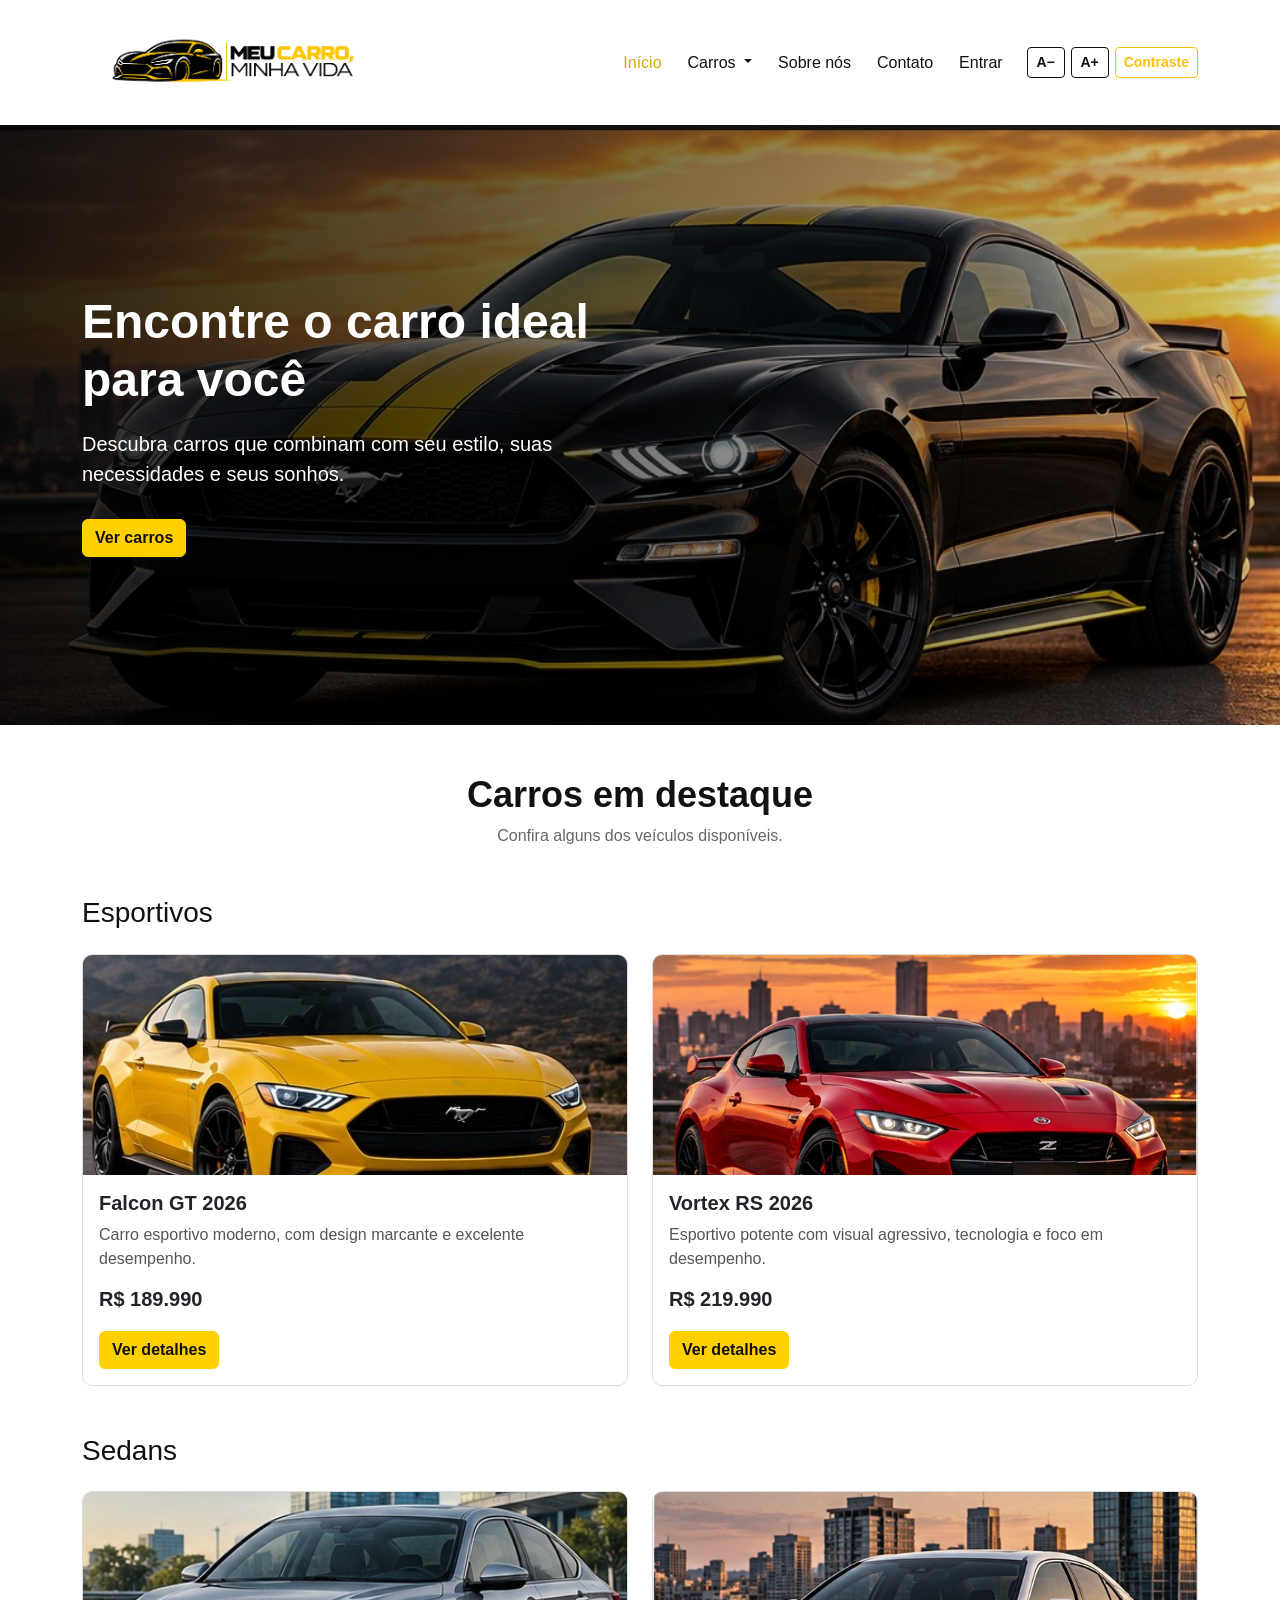
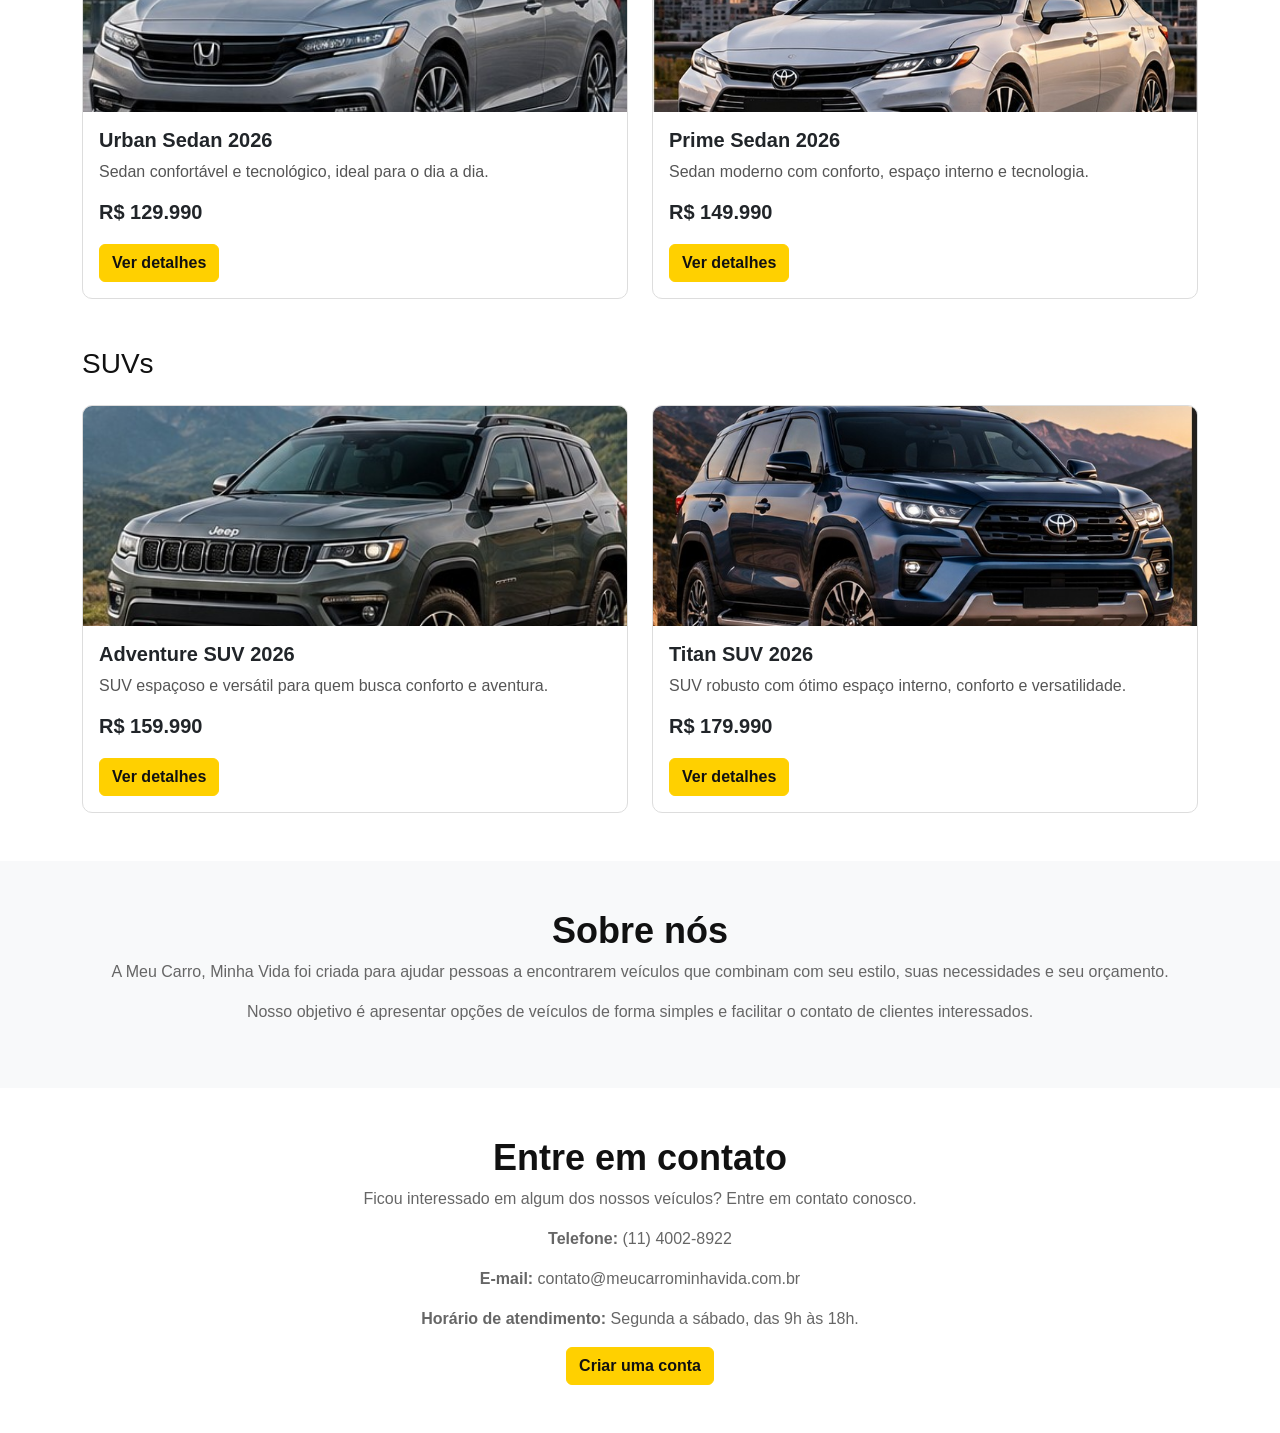
<file: index.html>
<!DOCTYPE html>
<html lang="pt-BR">

<head>
    <meta charset="UTF-8">
    <meta name="viewport" content="width=device-width, initial-scale=1.0">

    <title>Meu Carro, Minha Vida</title>

    <link
        href="https://cdn.jsdelivr.net/npm/bootstrap@5.3.8/dist/css/bootstrap.min.css"
        rel="stylesheet"
    >

    <link rel="stylesheet" href="css/style.css">

    <style>
        .navbar .nav-link,
        .navbar .navbar-text,
        .navbar .btn {
            white-space: nowrap;
        }

        @media (min-width: 992px) and (max-width: 1199.98px) {
            .navbar .navbar-nav {
                align-items: flex-start !important;
            }

            .navbar .nav-item {
                margin-left: 0 !important;
            }

            .navbar .navbar-collapse {
                padding-top: .75rem;
            }
        }
    </style>
</head>

<body>

    <!-- MENU -->
    <nav class="navbar navbar-expand-xl navbar-dark bg-dark"
         aria-label="Menu principal">
        <div class="container">

            <a class="navbar-brand" href="index.html">
                <img
                    src="assets/icons/logo.png"
                    id="logoSite"
                    alt="Meu Carro, Minha Vida"
                    class="logo-site"
                >
            </a>

            <button
                class="navbar-toggler"
                type="button"
                data-bs-toggle="collapse"
                data-bs-target="#menu"
                aria-controls="menu"
                aria-expanded="false"
                aria-label="Abrir ou fechar menu"
            >
                <span class="navbar-toggler-icon"></span>
            </button>

            <div class="collapse navbar-collapse" id="menu">
                <ul class="navbar-nav ms-auto align-items-xl-center">

                    <li class="nav-item">
                        <a class="nav-link active"
                           href="index.html"
                           aria-current="page">
                            Início
                        </a>
                    </li>

                    <li class="nav-item dropdown">
                        <a
                            class="nav-link dropdown-toggle"
                            href="#"
                            id="menuCarros"
                            role="button"
                            data-bs-toggle="dropdown"
                            aria-expanded="false"
                        >
                            Carros
                        </a>

                        <ul class="dropdown-menu"
                            aria-labelledby="menuCarros">
                            <li>
                                <a class="dropdown-item" href="#esportivos">
                                    Esportivos
                                </a>
                            </li>

                            <li>
                                <a class="dropdown-item" href="#sedans">
                                    Sedans
                                </a>
                            </li>

                            <li>
                                <a class="dropdown-item" href="#suvs">
                                    SUVs
                                </a>
                            </li>

                            <li>
                                <hr class="dropdown-divider">
                            </li>

                            <li>
                                <a class="dropdown-item" href="#catalogo">
                                    Todos os carros
                                </a>
                            </li>
                        </ul>
                    </li>

                    <li class="nav-item">
                        <a class="nav-link" href="#sobre">
                            Sobre nós
                        </a>
                    </li>

                    <li class="nav-item">
                        <a class="nav-link" href="#contato">
                            Contato
                        </a>
                    </li>

                    <li class="nav-item">
                        <a class="nav-link"
                           href="login.html"
                           id="linkConta">
                            Entrar
                        </a>
                    </li>

                    <li class="nav-item d-none" id="areaAjudaIndex">
                        <a class="nav-link"
                           href="dashboard.html#areaReclamacoes">
                            Ajuda
                        </a>
                    </li>

                    <li class="nav-item ms-xl-2 d-none"
                        id="areaUsuarioIndex">
                        <span
                            class="navbar-text text-warning"
                            id="nomeUsuarioIndex"
                        ></span>
                    </li>

                    <li class="nav-item ms-xl-2 d-none"
                        id="areaSairIndex">
                        <button
                            type="button"
                            class="btn btn-outline-warning btn-sm"
                            id="botaoSairIndex"
                        >
                            Sair
                        </button>
                    </li>

                    <li class="nav-item ms-xl-3">
                        <div class="acessibilidade">

                            <button
                                type="button"
                                class="btn btn-outline-light btn-sm"
                                id="diminuirFonte"
                                aria-label="Diminuir tamanho da fonte"
                            >
                                A−
                            </button>

                            <button
                                type="button"
                                class="btn btn-outline-light btn-sm"
                                id="aumentarFonte"
                                aria-label="Aumentar tamanho da fonte"
                            >
                                A+
                            </button>

                            <button
                                type="button"
                                class="btn btn-outline-warning btn-sm"
                                id="alternarContraste"
                                aria-label="Ativar ou desativar alto contraste"
                            >
                                Contraste
                            </button>

                        </div>
                    </li>

                </ul>
            </div>
        </div>
    </nav>

    <main>

        <!-- DESTAQUE -->
        <section class="hero hero-principal"
                 aria-labelledby="tituloPrincipal">
            <div class="container">
                <div class="hero-conteudo">

                    <h1 id="tituloPrincipal">
                        Encontre o carro ideal para você
                    </h1>

                    <p>
                        Descubra carros que combinam com seu estilo,
                        suas necessidades e seus sonhos.
                    </p>

                    <a href="#catalogo" class="btn btn-warning">
                        Ver carros
                    </a>

                </div>
            </div>
        </section>

        <!-- CATÁLOGO -->
        <section class="py-5"
                 id="catalogo"
                 aria-labelledby="tituloCatalogo">
            <div class="container">

                <div class="text-center mb-5">
                    <h2 id="tituloCatalogo">Carros em destaque</h2>
                    <p>Confira alguns dos veículos disponíveis.</p>
                </div>

                <!-- ESPORTIVOS -->
                <div id="esportivos" class="mb-5">
                    <h3 class="mb-4">Esportivos</h3>

                    <div class="row g-4">

                        <!-- FALCON -->
                        <div class="col-md-6">
                            <div class="card h-100">

                                <img
                                    src="assets/img/carro-1.jpg"
                                    class="card-img-top"
                                    alt="Falcon GT 2026"
                                    loading="lazy"
                                >

                                <div class="card-body">
                                    <h5 class="card-title">
                                        Falcon GT 2026
                                    </h5>

                                    <p class="card-text">
                                        Carro esportivo moderno, com design
                                        marcante e excelente desempenho.
                                    </p>

                                    <h6>R$ 189.990</h6>

                                    <button
                                        type="button"
                                        class="btn btn-warning"
                                        data-bs-toggle="modal"
                                        data-bs-target="#modalFalcon"
                                        aria-label="Ver detalhes do Falcon GT 2026"
                                    >
                                        Ver detalhes
                                    </button>
                                </div>

                            </div>
                        </div>

                        <!-- VORTEX -->
                        <div class="col-md-6">
                            <div class="card h-100">

                                <img
                                    src="assets/img/carro-4.jpg"
                                    class="card-img-top"
                                    alt="Vortex RS 2026"
                                    loading="lazy"
                                >

                                <div class="card-body">
                                    <h5 class="card-title">
                                        Vortex RS 2026
                                    </h5>

                                    <p class="card-text">
                                        Esportivo potente com visual agressivo,
                                        tecnologia e foco em desempenho.
                                    </p>

                                    <h6>R$ 219.990</h6>

                                    <button
                                        type="button"
                                        class="btn btn-warning"
                                        data-bs-toggle="modal"
                                        data-bs-target="#modalVortex"
                                        aria-label="Ver detalhes do Vortex RS 2026"
                                    >
                                        Ver detalhes
                                    </button>
                                </div>

                            </div>
                        </div>

                    </div>
                </div>

                <!-- SEDANS -->
                <div id="sedans" class="mb-5">
                    <h3 class="mb-4">Sedans</h3>

                    <div class="row g-4">

                        <!-- URBAN -->
                        <div class="col-md-6">
                            <div class="card h-100">

                                <img
                                    src="assets/img/carro-2.jpg"
                                    class="card-img-top"
                                    alt="Urban Sedan 2026"
                                    loading="lazy"
                                >

                                <div class="card-body">
                                    <h5 class="card-title">
                                        Urban Sedan 2026
                                    </h5>

                                    <p class="card-text">
                                        Sedan confortável e tecnológico,
                                        ideal para o dia a dia.
                                    </p>

                                    <h6>R$ 129.990</h6>

                                    <button
                                        type="button"
                                        class="btn btn-warning"
                                        data-bs-toggle="modal"
                                        data-bs-target="#modalSedan"
                                        aria-label="Ver detalhes do Urban Sedan 2026"
                                    >
                                        Ver detalhes
                                    </button>
                                </div>

                            </div>
                        </div>

                        <!-- PRIME -->
                        <div class="col-md-6">
                            <div class="card h-100">

                                <img
                                    src="assets/img/carro-5.jpg"
                                    class="card-img-top"
                                    alt="Prime Sedan 2026"
                                    loading="lazy"
                                >

                                <div class="card-body">
                                    <h5 class="card-title">
                                        Prime Sedan 2026
                                    </h5>

                                    <p class="card-text">
                                        Sedan moderno com conforto,
                                        espaço interno e tecnologia.
                                    </p>

                                    <h6>R$ 149.990</h6>

                                    <button
                                        type="button"
                                        class="btn btn-warning"
                                        data-bs-toggle="modal"
                                        data-bs-target="#modalPrime"
                                        aria-label="Ver detalhes do Prime Sedan 2026"
                                    >
                                        Ver detalhes
                                    </button>
                                </div>

                            </div>
                        </div>

                    </div>
                </div>

                <!-- SUVS -->
                <div id="suvs">
                    <h3 class="mb-4">SUVs</h3>

                    <div class="row g-4">

                        <!-- ADVENTURE -->
                        <div class="col-md-6">
                            <div class="card h-100">

                                <img
                                    src="assets/img/carro-3.jpg"
                                    class="card-img-top"
                                    alt="Adventure SUV 2026"
                                    loading="lazy"
                                >

                                <div class="card-body">
                                    <h5 class="card-title">
                                        Adventure SUV 2026
                                    </h5>

                                    <p class="card-text">
                                        SUV espaçoso e versátil para quem busca
                                        conforto e aventura.
                                    </p>

                                    <h6>R$ 159.990</h6>

                                    <button
                                        type="button"
                                        class="btn btn-warning"
                                        data-bs-toggle="modal"
                                        data-bs-target="#modalSUV"
                                        aria-label="Ver detalhes do Adventure SUV 2026"
                                    >
                                        Ver detalhes
                                    </button>
                                </div>

                            </div>
                        </div>

                        <!-- TITAN -->
                        <div class="col-md-6">
                            <div class="card h-100">

                                <img
                                    src="assets/img/carro-6.jpg"
                                    class="card-img-top"
                                    alt="Titan SUV 2026"
                                    loading="lazy"
                                >

                                <div class="card-body">
                                    <h5 class="card-title">
                                        Titan SUV 2026
                                    </h5>

                                    <p class="card-text">
                                        SUV robusto com ótimo espaço interno,
                                        conforto e versatilidade.
                                    </p>

                                    <h6>R$ 179.990</h6>

                                    <button
                                        type="button"
                                        class="btn btn-warning"
                                        data-bs-toggle="modal"
                                        data-bs-target="#modalTitan"
                                        aria-label="Ver detalhes do Titan SUV 2026"
                                    >
                                        Ver detalhes
                                    </button>
                                </div>

                            </div>
                        </div>

                    </div>
                </div>

            </div>
        </section>

        <!-- SOBRE -->
        <section class="py-5 bg-light"
                 id="sobre"
                 aria-labelledby="tituloSobre">
            <div class="container text-center">

                <h2 id="tituloSobre">Sobre nós</h2>

                <p>
                    A Meu Carro, Minha Vida foi criada para ajudar pessoas
                    a encontrarem veículos que combinam com seu estilo,
                    suas necessidades e seu orçamento.
                </p>

                <p>
                    Nosso objetivo é apresentar opções de veículos de forma
                    simples e facilitar o contato de clientes interessados.
                </p>

            </div>
        </section>

        <!-- CONTATO -->
        <section class="py-5"
                 id="contato"
                 aria-labelledby="tituloContato">
            <div class="container text-center">

                <h2 id="tituloContato">Entre em contato</h2>

                <p>
                    Ficou interessado em algum dos nossos veículos?
                    Entre em contato conosco.
                </p>

                <p>
                    <strong>Telefone:</strong>
                    (11) 4002-8922
                </p>

                <p>
                    <strong>E-mail:</strong>
                    contato@meucarrominhavida.com.br
                </p>

                <p>
                    <strong>Horário de atendimento:</strong>
                    Segunda a sábado, das 9h às 18h.
                </p>

                <a
                    href="cadastro.html"
                    class="btn btn-warning"
                    id="botaoContato"
                >
                    Criar uma conta
                </a>

            </div>
        </section>

    </main>

    <!-- MODAL FALCON -->
    <div class="modal fade"
         id="modalFalcon"
         tabindex="-1"
         aria-labelledby="tituloModalFalcon"
         aria-hidden="true">
        <div class="modal-dialog modal-dialog-centered">
            <div class="modal-content">

                <div class="modal-header">
                    <h5 class="modal-title" id="tituloModalFalcon">
                        Falcon GT 2026
                    </h5>

                    <button
                        type="button"
                        class="btn-close"
                        data-bs-dismiss="modal"
                        aria-label="Fechar"
                    ></button>
                </div>

                <div class="modal-body">
                    <p><strong>Categoria:</strong> Esportivo</p>
                    <p><strong>Preço:</strong> R$ 189.990</p>
                    <p><strong>Combustível:</strong> Gasolina</p>
                    <p><strong>Câmbio:</strong> Automático</p>

                    <p>
                        Modelo esportivo com design moderno,
                        bom desempenho e foco em tecnologia.
                    </p>
                </div>

                <div class="modal-footer">
                    <button
                        type="button"
                        class="btn btn-secondary"
                        data-bs-dismiss="modal"
                    >
                        Fechar
                    </button>

                    <a
                        href="compra.html?modelo=Falcon%20GT%202026&preco=189990"
                        class="btn btn-dark"
                    >
                        Comprar
                    </a>

                    <a
                        href="cadastro.html"
                        class="btn btn-warning link-interesse"
                        data-tipo="Esportivo"
                        data-modelo="Falcon GT 2026"
                        data-preco="190000"
                    >
                        Tenho interesse
                    </a>
                </div>

            </div>
        </div>
    </div>

    <!-- MODAL VORTEX -->
    <div class="modal fade"
         id="modalVortex"
         tabindex="-1"
         aria-labelledby="tituloModalVortex"
         aria-hidden="true">
        <div class="modal-dialog modal-dialog-centered">
            <div class="modal-content">

                <div class="modal-header">
                    <h5 class="modal-title" id="tituloModalVortex">
                        Vortex RS 2026
                    </h5>

                    <button
                        type="button"
                        class="btn-close"
                        data-bs-dismiss="modal"
                        aria-label="Fechar"
                    ></button>
                </div>

                <div class="modal-body">
                    <p><strong>Categoria:</strong> Esportivo</p>
                    <p><strong>Preço:</strong> R$ 219.990</p>
                    <p><strong>Combustível:</strong> Gasolina</p>
                    <p><strong>Câmbio:</strong> Automático</p>

                    <p>
                        Esportivo potente com design agressivo,
                        tecnologia e excelente desempenho.
                    </p>
                </div>

                <div class="modal-footer">
                    <button
                        type="button"
                        class="btn btn-secondary"
                        data-bs-dismiss="modal"
                    >
                        Fechar
                    </button>

                    <a
                        href="compra.html?modelo=Vortex%20RS%202026&preco=219990"
                        class="btn btn-dark"
                    >
                        Comprar
                    </a>

                    <a
                        href="cadastro.html"
                        class="btn btn-warning link-interesse"
                        data-tipo="Esportivo"
                        data-modelo="Vortex RS 2026"
                        data-preco="220000"
                    >
                        Tenho interesse
                    </a>
                </div>

            </div>
        </div>
    </div>

    <!-- MODAL URBAN -->
    <div class="modal fade"
         id="modalSedan"
         tabindex="-1"
         aria-labelledby="tituloModalSedan"
         aria-hidden="true">
        <div class="modal-dialog modal-dialog-centered">
            <div class="modal-content">

                <div class="modal-header">
                    <h5 class="modal-title" id="tituloModalSedan">
                        Urban Sedan 2026
                    </h5>

                    <button
                        type="button"
                        class="btn-close"
                        data-bs-dismiss="modal"
                        aria-label="Fechar"
                    ></button>
                </div>

                <div class="modal-body">
                    <p><strong>Categoria:</strong> Sedan</p>
                    <p><strong>Preço:</strong> R$ 129.990</p>
                    <p><strong>Combustível:</strong> Flex</p>
                    <p><strong>Câmbio:</strong> Automático</p>

                    <p>
                        Sedan confortável e tecnológico,
                        indicado para uso diário e viagens.
                    </p>
                </div>

                <div class="modal-footer">
                    <button
                        type="button"
                        class="btn btn-secondary"
                        data-bs-dismiss="modal"
                    >
                        Fechar
                    </button>

                    <a
                        href="compra.html?modelo=Urban%20Sedan%202026&preco=129990"
                        class="btn btn-dark"
                    >
                        Comprar
                    </a>

                    <a
                        href="cadastro.html"
                        class="btn btn-warning link-interesse"
                        data-tipo="Sedan"
                        data-modelo="Urban Sedan 2026"
                        data-preco="130000"
                    >
                        Tenho interesse
                    </a>
                </div>

            </div>
        </div>
    </div>

    <!-- MODAL PRIME -->
    <div class="modal fade"
         id="modalPrime"
         tabindex="-1"
         aria-labelledby="tituloModalPrime"
         aria-hidden="true">
        <div class="modal-dialog modal-dialog-centered">
            <div class="modal-content">

                <div class="modal-header">
                    <h5 class="modal-title" id="tituloModalPrime">
                        Prime Sedan 2026
                    </h5>

                    <button
                        type="button"
                        class="btn-close"
                        data-bs-dismiss="modal"
                        aria-label="Fechar"
                    ></button>
                </div>

                <div class="modal-body">
                    <p><strong>Categoria:</strong> Sedan</p>
                    <p><strong>Preço:</strong> R$ 149.990</p>
                    <p><strong>Combustível:</strong> Flex</p>
                    <p><strong>Câmbio:</strong> Automático</p>

                    <p>
                        Sedan moderno com bom espaço interno,
                        conforto e recursos tecnológicos.
                    </p>
                </div>

                <div class="modal-footer">
                    <button
                        type="button"
                        class="btn btn-secondary"
                        data-bs-dismiss="modal"
                    >
                        Fechar
                    </button>

                    <a
                        href="compra.html?modelo=Prime%20Sedan%202026&preco=149990"
                        class="btn btn-dark"
                    >
                        Comprar
                    </a>

                    <a
                        href="cadastro.html"
                        class="btn btn-warning link-interesse"
                        data-tipo="Sedan"
                        data-modelo="Prime Sedan 2026"
                        data-preco="150000"
                    >
                        Tenho interesse
                    </a>
                </div>

            </div>
        </div>
    </div>

    <!-- MODAL ADVENTURE -->
    <div class="modal fade"
         id="modalSUV"
         tabindex="-1"
         aria-labelledby="tituloModalSUV"
         aria-hidden="true">
        <div class="modal-dialog modal-dialog-centered">
            <div class="modal-content">

                <div class="modal-header">
                    <h5 class="modal-title" id="tituloModalSUV">
                        Adventure SUV 2026
                    </h5>

                    <button
                        type="button"
                        class="btn-close"
                        data-bs-dismiss="modal"
                        aria-label="Fechar"
                    ></button>
                </div>

                <div class="modal-body">
                    <p><strong>Categoria:</strong> SUV</p>
                    <p><strong>Preço:</strong> R$ 159.990</p>
                    <p><strong>Combustível:</strong> Flex</p>
                    <p><strong>Câmbio:</strong> Automático</p>

                    <p>
                        SUV espaçoso e versátil, indicado para famílias,
                        viagens e quem procura mais conforto.
                    </p>
                </div>

                <div class="modal-footer">
                    <button
                        type="button"
                        class="btn btn-secondary"
                        data-bs-dismiss="modal"
                    >
                        Fechar
                    </button>

                    <a
                        href="compra.html?modelo=Adventure%20SUV%202026&preco=159990"
                        class="btn btn-dark"
                    >
                        Comprar
                    </a>

                    <a
                        href="cadastro.html"
                        class="btn btn-warning link-interesse"
                        data-tipo="SUV"
                        data-modelo="Adventure SUV 2026"
                        data-preco="160000"
                    >
                        Tenho interesse
                    </a>
                </div>

            </div>
        </div>
    </div>

    <!-- MODAL TITAN -->
    <div class="modal fade"
         id="modalTitan"
         tabindex="-1"
         aria-labelledby="tituloModalTitan"
         aria-hidden="true">
        <div class="modal-dialog modal-dialog-centered">
            <div class="modal-content">

                <div class="modal-header">
                    <h5 class="modal-title" id="tituloModalTitan">
                        Titan SUV 2026
                    </h5>

                    <button
                        type="button"
                        class="btn-close"
                        data-bs-dismiss="modal"
                        aria-label="Fechar"
                    ></button>
                </div>

                <div class="modal-body">
                    <p><strong>Categoria:</strong> SUV</p>
                    <p><strong>Preço:</strong> R$ 179.990</p>
                    <p><strong>Combustível:</strong> Flex</p>
                    <p><strong>Câmbio:</strong> Automático</p>

                    <p>
                        SUV robusto e espaçoso para viagens,
                        família e diferentes tipos de terreno.
                    </p>
                </div>

                <div class="modal-footer">
                    <button
                        type="button"
                        class="btn btn-secondary"
                        data-bs-dismiss="modal"
                    >
                        Fechar
                    </button>

                    <a
                        href="compra.html?modelo=Titan%20SUV%202026&preco=179990"
                        class="btn btn-dark"
                    >
                        Comprar
                    </a>

                    <a
                        href="cadastro.html"
                        class="btn btn-warning link-interesse"
                        data-tipo="SUV"
                        data-modelo="Titan SUV 2026"
                        data-preco="180000"
                    >
                        Tenho interesse
                    </a>
                </div>

            </div>
        </div>
    </div>

    <!-- SCRIPTS -->
    <script src="https://cdn.jsdelivr.net/npm/bootstrap@5.3.8/dist/js/bootstrap.bundle.min.js"></script>
    <script src="js/script.js"></script>

    <!-- FUNÇÕES ESPECÍFICAS DA PÁGINA INICIAL -->
    <script>
        (function () {
            const botoesInteresse =
                document.querySelectorAll(".link-interesse");

            const botaoContato =
                document.getElementById("botaoContato");

            const areaAjuda =
                document.getElementById("areaAjudaIndex");

            const areaUsuario =
                document.getElementById("areaUsuarioIndex");

            const nomeUsuario =
                document.getElementById("nomeUsuarioIndex");

            const areaSair =
                document.getElementById("areaSairIndex");

            const botaoSair =
                document.getElementById("botaoSairIndex");

            const logoSite =
                document.getElementById("logoSite");

            const botaoContraste =
                document.getElementById("alternarContraste");

            let usuario = null;

            try {
                usuario = JSON.parse(
                    localStorage.getItem("usuarioLogado")
                );
            } catch (erro) {
                console.error("Não foi possível ler a sessão:", erro);
            }

            if (usuario && usuario.logado === true) {
                // O script.js já altera "Entrar" para "Minha área".

                if (nomeUsuario) {
                    nomeUsuario.textContent = usuario.nome;
                }

                [areaAjuda, areaUsuario, areaSair].forEach(function (area) {
                    if (area) {
                        area.classList.remove("d-none");
                    }
                });

                botoesInteresse.forEach(function (botao) {
                    const parametros = new URLSearchParams({
                        tipo: botao.dataset.tipo,
                        modelo: botao.dataset.modelo,
                        preco: botao.dataset.preco
                    });

                    botao.href =
                        "interesse.html?" + parametros.toString();
                });

                if (botaoContato) {
                    botaoContato.href = "interesse.html";
                    botaoContato.textContent = "Demonstrar interesse";
                }
            }

            if (botaoSair) {
                botaoSair.addEventListener("click", function () {
                    localStorage.removeItem("usuarioLogado");
                    window.location.href = "login.html";
                });
            }

            function atualizarLogo() {
                if (!logoSite) return;

                const altoContraste =
                    document.body.classList.contains("alto-contraste");

                logoSite.src = altoContraste
                    ? "assets/icons/logo-escura.png"
                    : "assets/icons/logo.png";
            }

            atualizarLogo();

            if (botaoContraste) {
                botaoContraste.addEventListener(
                    "click",
                    atualizarLogo
                );
            }
        })();
    </script>

</body>
</html>
</file>
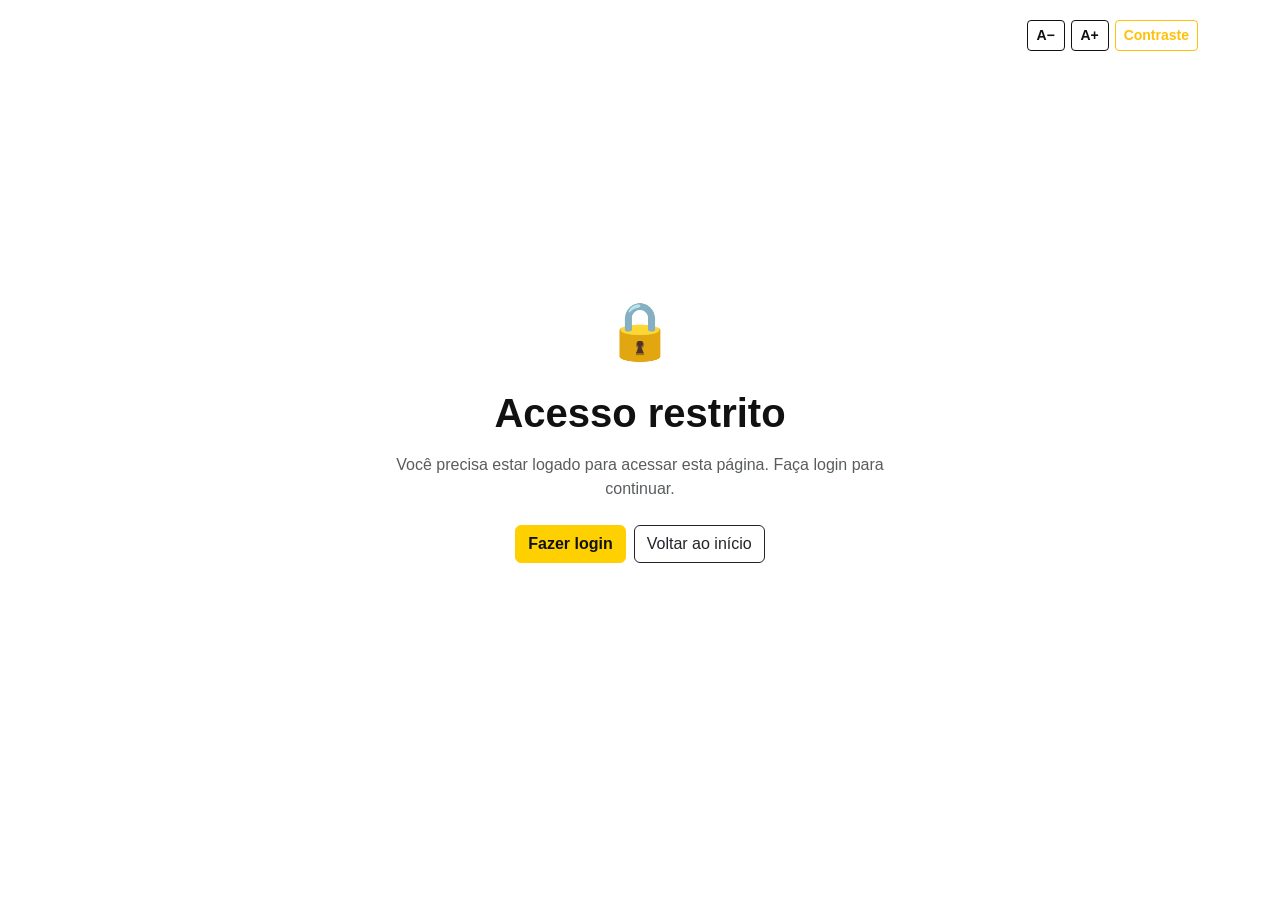
<file: acesso-negado.html>
<!DOCTYPE html>
<html lang="pt-BR">

<head>
    <meta charset="UTF-8">
    <meta name="viewport" content="width=device-width, initial-scale=1.0">
    <title>Acesso restrito - Meu Carro, Minha Vida</title>

    <link href="https://cdn.jsdelivr.net/npm/bootstrap@5.3.8/dist/css/bootstrap.min.css" rel="stylesheet">
    <link rel="stylesheet" href="css/style.css">
</head>

<body>

<nav class="navbar navbar-expand-lg navbar-dark bg-dark">
    <div class="container">
        <a class="navbar-brand" href="index.html">MEU CARRO, MINHA VIDA</a>

        <button class="navbar-toggler" type="button" data-bs-toggle="collapse"
                data-bs-target="#menu" aria-label="Abrir menu">
            <span class="navbar-toggler-icon"></span>
        </button>

        <div class="collapse navbar-collapse" id="menu">
            <div class="acessibilidade ms-auto">
                <button type="button" class="btn btn-outline-light btn-sm"
                        id="diminuirFonte" aria-label="Diminuir fonte">A−</button>

                <button type="button" class="btn btn-outline-light btn-sm"
                        id="aumentarFonte" aria-label="Aumentar fonte">A+</button>

                <button type="button" class="btn btn-outline-warning btn-sm"
                        id="alternarContraste" aria-label="Alternar contraste">
                    Contraste
                </button>
            </div>
        </div>
    </div>
</nav>

<main class="container">
    <div class="row justify-content-center align-items-center text-center"
         style="min-height: 80vh;">

        <div class="col-md-8 col-lg-6">
            <div class="display-4 mb-4" aria-hidden="true">🔒</div>

            <h1 class="fw-bold mb-3">Acesso restrito</h1>

            <p class="text-muted mb-4">
                Você precisa estar logado para acessar esta página.
                Faça login para continuar.
            </p>

            <div class="d-grid gap-2 d-sm-flex justify-content-sm-center">
                <a href="login.html" class="btn btn-warning fw-bold">Fazer login</a>
                <a href="index.html" class="btn btn-outline-dark">Voltar ao início</a>
            </div>
        </div>

    </div>
</main>

<script src="https://cdn.jsdelivr.net/npm/bootstrap@5.3.8/dist/js/bootstrap.bundle.min.js"></script>
<script src="js/script.js"></script>

</body>
</html>
</file>
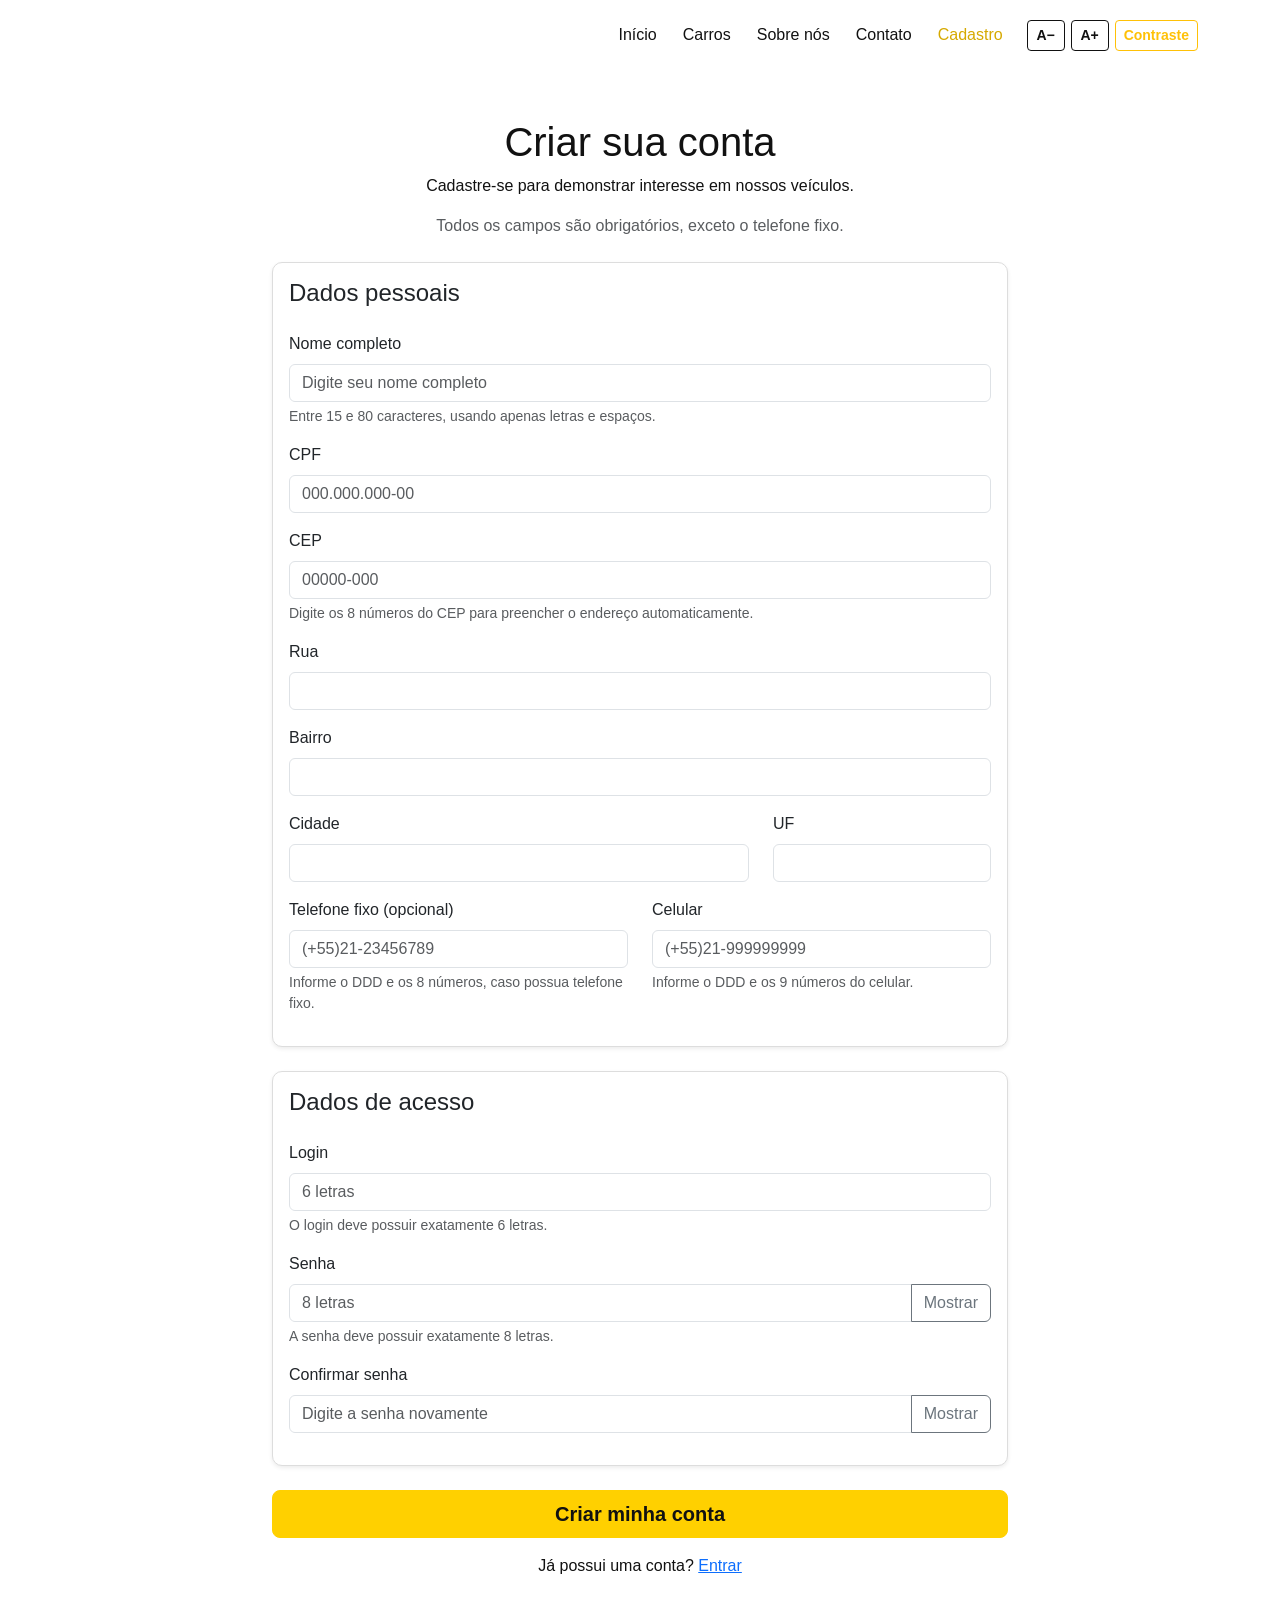
<file: cadastro.html>
<!DOCTYPE html>
<html lang="pt-BR">

<head>
    <meta charset="UTF-8">
    <meta name="viewport" content="width=device-width, initial-scale=1.0">

    <title>Cadastro - Meu Carro, Minha Vida</title>

    <link
        href="https://cdn.jsdelivr.net/npm/bootstrap@5.3.8/dist/css/bootstrap.min.css"
        rel="stylesheet"
    >

    <link rel="stylesheet" href="css/style.css">
</head>

<body>

    <!-- MENU -->
    <nav class="navbar navbar-expand-lg navbar-dark bg-dark"
         aria-label="Menu principal">
        <div class="container">

            <a class="navbar-brand" href="index.html">
                MEU CARRO, MINHA VIDA
            </a>

            <button
                class="navbar-toggler"
                type="button"
                data-bs-toggle="collapse"
                data-bs-target="#menu"
                aria-controls="menu"
                aria-expanded="false"
                aria-label="Abrir ou fechar menu"
            >
                <span class="navbar-toggler-icon"></span>
            </button>

            <div class="collapse navbar-collapse" id="menu">
                <ul class="navbar-nav ms-auto align-items-lg-center">

                    <li class="nav-item">
                        <a class="nav-link" href="index.html">
                            Início
                        </a>
                    </li>

                    <li class="nav-item">
                        <a class="nav-link" href="index.html#catalogo">
                            Carros
                        </a>
                    </li>

                    <li class="nav-item">
                        <a class="nav-link" href="index.html#sobre">
                            Sobre nós
                        </a>
                    </li>

                    <li class="nav-item">
                        <a class="nav-link" href="index.html#contato">
                            Contato
                        </a>
                    </li>

                    <li class="nav-item">
                        <a class="nav-link active"
                           href="cadastro.html"
                           aria-current="page">
                            Cadastro
                        </a>
                    </li>

                    <li class="nav-item ms-lg-3">
                        <div class="acessibilidade">

                            <button
                                type="button"
                                class="btn btn-outline-light btn-sm"
                                id="diminuirFonte"
                                aria-label="Diminuir tamanho da fonte"
                            >
                                A−
                            </button>

                            <button
                                type="button"
                                class="btn btn-outline-light btn-sm"
                                id="aumentarFonte"
                                aria-label="Aumentar tamanho da fonte"
                            >
                                A+
                            </button>

                            <button
                                type="button"
                                class="btn btn-outline-warning btn-sm"
                                id="alternarContraste"
                                aria-label="Ativar ou desativar alto contraste"
                            >
                                Contraste
                            </button>

                        </div>
                    </li>

                </ul>
            </div>

        </div>
    </nav>

    <!-- CADASTRO -->
    <main class="container py-5">
        <div class="row justify-content-center">
            <div class="col-lg-8">

                <div class="text-center mb-4">
                    <h1>Criar sua conta</h1>

                    <p>
                        Cadastre-se para demonstrar interesse
                        em nossos veículos.
                    </p>

                    <p class="text-muted">
                        Todos os campos são obrigatórios,
                        exceto o telefone fixo.
                    </p>
                </div>

                <form id="formCadastro">

                    <!-- DADOS PESSOAIS -->
                    <div class="card shadow-sm mb-4">
                        <div class="card-body">

                            <h2 class="h4 mb-4">Dados pessoais</h2>

                            <div class="mb-3">
                                <label for="nome" class="form-label">
                                    Nome completo
                                </label>

                                <input
                                    type="text"
                                    class="form-control"
                                    id="nome"
                                    name="nome"
                                    placeholder="Digite seu nome completo"
                                    minlength="15"
                                    maxlength="80"
                                    autocomplete="name"
                                    aria-describedby="ajudaNome"
                                    required
                                >

                                <div class="form-text" id="ajudaNome">
                                    Entre 15 e 80 caracteres,
                                    usando apenas letras e espaços.
                                </div>
                            </div>

                            <div class="mb-3">
                                <label for="cpf" class="form-label">
                                    CPF
                                </label>

                                <input
                                    type="text"
                                    class="form-control"
                                    id="cpf"
                                    name="cpf"
                                    placeholder="000.000.000-00"
                                    maxlength="14"
                                    inputmode="numeric"
                                    required
                                >
                            </div>

                            <div class="mb-3">
                                <label for="cep" class="form-label">
                                    CEP
                                </label>

                                <input
                                    type="text"
                                    class="form-control"
                                    id="cep"
                                    name="cep"
                                    placeholder="00000-000"
                                    maxlength="9"
                                    inputmode="numeric"
                                    aria-describedby="ajudaCep"
                                    required
                                >

                                <div class="form-text" id="ajudaCep">
                                    Digite os 8 números do CEP
                                    para preencher o endereço automaticamente.
                                </div>
                            </div>

                            <div class="mb-3">
                                <label for="logradouro" class="form-label">
                                    Rua
                                </label>

                                <input
                                    type="text"
                                    class="form-control"
                                    id="logradouro"
                                    name="logradouro"
                                    readonly
                                >
                            </div>

                            <div class="mb-3">
                                <label for="bairro" class="form-label">
                                    Bairro
                                </label>

                                <input
                                    type="text"
                                    class="form-control"
                                    id="bairro"
                                    name="bairro"
                                    readonly
                                >
                            </div>

                            <div class="row">
                                <div class="col-md-8 mb-3">
                                    <label for="cidade" class="form-label">
                                        Cidade
                                    </label>

                                    <input
                                        type="text"
                                        class="form-control"
                                        id="cidade"
                                        name="cidade"
                                        readonly
                                    >
                                </div>

                                <div class="col-md-4 mb-3">
                                    <label for="uf" class="form-label">
                                        UF
                                    </label>

                                    <input
                                        type="text"
                                        class="form-control"
                                        id="uf"
                                        name="uf"
                                        readonly
                                    >
                                </div>
                            </div>

                            <div class="row">
                                <div class="col-md-6 mb-3">
                                    <label for="telefoneFixo"
                                           class="form-label">
                                        Telefone fixo (opcional)
                                    </label>

                                    <input
                                        type="tel"
                                        class="form-control"
                                        id="telefoneFixo"
                                        name="telefoneFixo"
                                        placeholder="(+55)21-23456789"
                                        aria-describedby="ajudaTelefone"
                                    >

                                    <div class="form-text"
                                         id="ajudaTelefone">
                                        Informe o DDD e os 8 números,
                                        caso possua telefone fixo.
                                    </div>
                                </div>

                                <div class="col-md-6 mb-3">
                                    <label for="celular" class="form-label">
                                        Celular
                                    </label>

                                    <input
                                        type="tel"
                                        class="form-control"
                                        id="celular"
                                        name="celular"
                                        placeholder="(+55)21-999999999"
                                        aria-describedby="ajudaCelular"
                                        required
                                    >

                                    <div class="form-text"
                                         id="ajudaCelular">
                                        Informe o DDD e os 9 números
                                        do celular.
                                    </div>
                                </div>
                            </div>

                        </div>
                    </div>

                    <!-- DADOS DE ACESSO -->
                    <div class="card shadow-sm mb-4">
                        <div class="card-body">

                            <h2 class="h4 mb-4">Dados de acesso</h2>

                            <div class="mb-3">
                                <label for="login" class="form-label">
                                    Login
                                </label>

                                <input
                                    type="text"
                                    class="form-control"
                                    id="login"
                                    name="login"
                                    minlength="6"
                                    maxlength="6"
                                    placeholder="6 letras"
                                    autocomplete="username"
                                    autocapitalize="none"
                                    spellcheck="false"
                                    aria-describedby="ajudaLogin"
                                    required
                                >

                                <div class="form-text" id="ajudaLogin">
                                    O login deve possuir exatamente 6 letras.
                                </div>
                            </div>

                            <div class="mb-3">
                                <label for="senha" class="form-label">
                                    Senha
                                </label>

                                <div class="input-group">
                                    <input
                                        type="password"
                                        class="form-control"
                                        id="senha"
                                        name="senha"
                                        minlength="8"
                                        maxlength="8"
                                        placeholder="8 letras"
                                        autocomplete="new-password"
                                        aria-describedby="ajudaSenha"
                                        required
                                    >

                                    <button
                                        type="button"
                                        class="btn btn-outline-secondary"
                                        id="mostrarSenha"
                                        aria-controls="senha"
                                    >
                                        Mostrar
                                    </button>
                                </div>

                                <div class="form-text" id="ajudaSenha">
                                    A senha deve possuir exatamente 8 letras.
                                </div>
                            </div>

                            <div class="mb-3">
                                <label for="confirmarSenha"
                                       class="form-label">
                                    Confirmar senha
                                </label>

                                <div class="input-group">
                                    <input
                                        type="password"
                                        class="form-control"
                                        id="confirmarSenha"
                                        name="confirmarSenha"
                                        minlength="8"
                                        maxlength="8"
                                        placeholder="Digite a senha novamente"
                                        autocomplete="new-password"
                                        required
                                    >

                                    <button
                                        type="button"
                                        class="btn btn-outline-secondary"
                                        id="mostrarConfirmarSenha"
                                        aria-controls="confirmarSenha"
                                    >
                                        Mostrar
                                    </button>
                                </div>
                            </div>

                        </div>
                    </div>

                    <div class="d-grid">
                        <button
                            type="submit"
                            class="btn btn-warning btn-lg"
                        >
                            Criar minha conta
                        </button>
                    </div>

                    <div class="text-center mt-3">
                        <p>
                            Já possui uma conta?
                            <a href="login.html">Entrar</a>
                        </p>
                    </div>

                    <div
                        id="mensagemCadastro"
                        class="mt-3"
                        role="alert"
                    ></div>

                </form>

            </div>
        </div>
    </main>

    <!-- SCRIPTS -->
    <script src="https://cdn.jsdelivr.net/npm/bootstrap@5.3.8/dist/js/bootstrap.bundle.min.js"></script>
    <script src="js/script.js"></script>

</body>
</html>
</file>
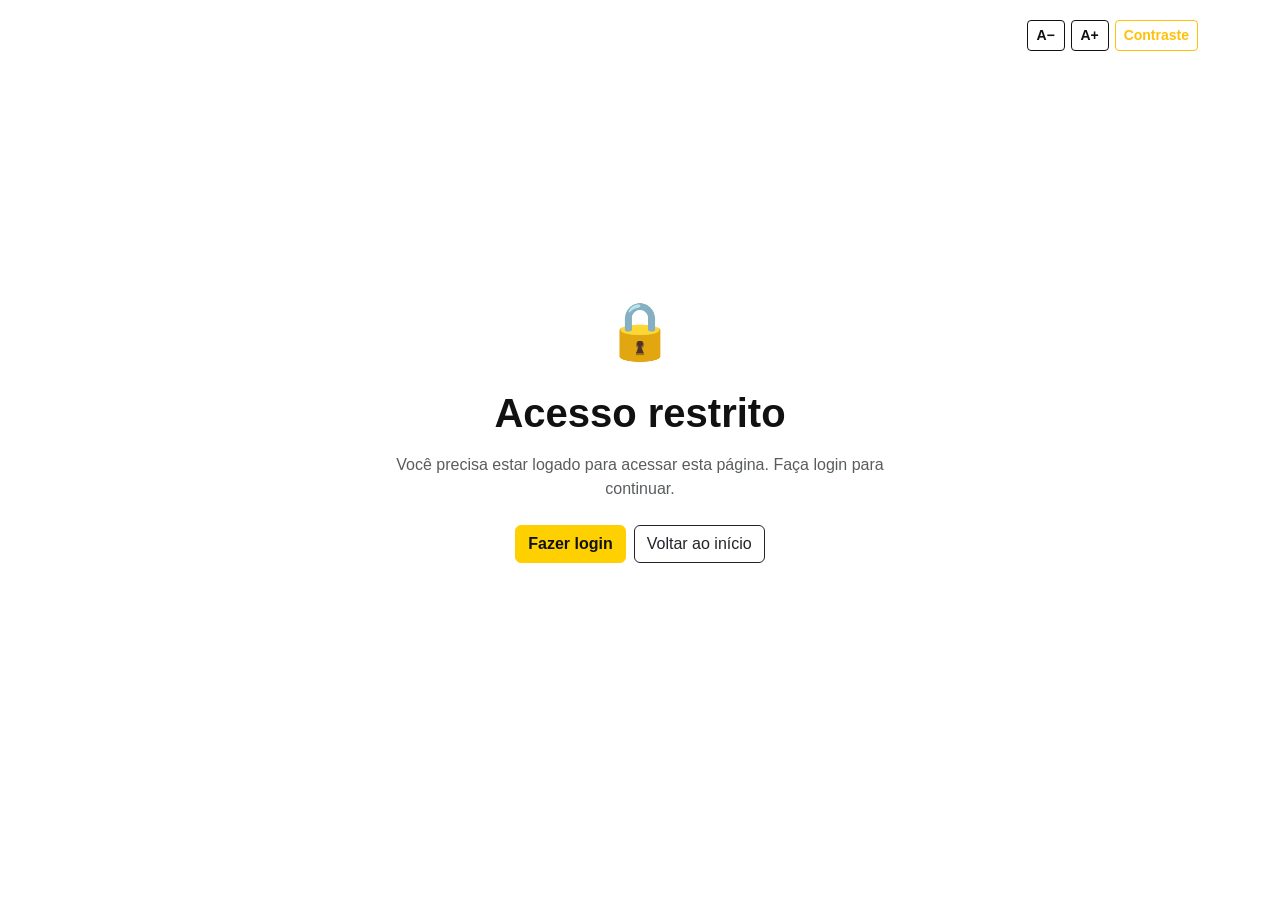
<file: compra.html>
<!DOCTYPE html>
<html lang="pt-BR">

<head>
    <meta charset="UTF-8">
    <meta name="viewport" content="width=device-width, initial-scale=1.0">

    <title>Comprar veículo - Meu Carro, Minha Vida</title>

    <link
        href="https://cdn.jsdelivr.net/npm/bootstrap@5.3.8/dist/css/bootstrap.min.css"
        rel="stylesheet"
    >

    <link rel="stylesheet" href="css/style.css">

    <style>
        .menu-compra {
            padding-block: 1rem;
        }

        .menu-compra .nav-link,
        .menu-compra .navbar-text,
        .menu-compra .btn {
            white-space: nowrap;
        }

        .menu-compra .navbar-text {
            display: block;
        }

        .menu-compra .navbar-toggler {
            margin-left: auto;
        }

        @media (min-width: 1200px) {
            .menu-compra .navbar-nav {
                gap: .35rem;
            }

            .menu-compra #areaUsuarioIndex {
                margin-left: auto !important;
            }

            .menu-compra .nav-link {
                padding-inline: .65rem;
            }
        }

        @media (max-width: 1199.98px) {
            .menu-compra .navbar-collapse {
                padding-top: .75rem;
            }

            .menu-compra .navbar-nav {
                gap: .35rem;
                align-items: flex-start;
            }

            .menu-compra .acessibilidade {
                margin-top: .5rem;
            }
        }
    </style>
</head>

<body>

    <!-- MENU -->
    <nav class="navbar navbar-expand-xl navbar-dark bg-dark menu-compra"
         aria-label="Menu principal">
        <div class="container">

            <button
                class="navbar-toggler"
                type="button"
                data-bs-toggle="collapse"
                data-bs-target="#menu"
                aria-controls="menu"
                aria-expanded="false"
                aria-label="Abrir ou fechar menu"
            >
                <span class="navbar-toggler-icon"></span>
            </button>

            <div class="collapse navbar-collapse" id="menu">
                <ul class="navbar-nav w-100 align-items-xl-center">

                    <li class="nav-item">
                        <a class="nav-link" href="index.html">
                            Início
                        </a>
                    </li>

                    <li class="nav-item dropdown">
                        <a
                            class="nav-link dropdown-toggle"
                            href="#"
                            id="menuCarros"
                            role="button"
                            data-bs-toggle="dropdown"
                            aria-expanded="false"
                        >
                            Carros
                        </a>

                        <ul class="dropdown-menu"
                            aria-labelledby="menuCarros">
                            <li>
                                <a class="dropdown-item"
                                   href="index.html#esportivos">
                                    Esportivos
                                </a>
                            </li>

                            <li>
                                <a class="dropdown-item"
                                   href="index.html#sedans">
                                    Sedans
                                </a>
                            </li>

                            <li>
                                <a class="dropdown-item"
                                   href="index.html#suvs">
                                    SUVs
                                </a>
                            </li>

                            <li>
                                <hr class="dropdown-divider">
                            </li>

                            <li>
                                <a class="dropdown-item"
                                   href="index.html#catalogo">
                                    Todos os carros
                                </a>
                            </li>
                        </ul>
                    </li>

                    <li class="nav-item">
                        <a class="nav-link" href="index.html#sobre">
                            Sobre nós
                        </a>
                    </li>

                    <li class="nav-item">
                        <a class="nav-link" href="index.html#contato">
                            Contato
                        </a>
                    </li>

                    <li class="nav-item">
                        <a class="nav-link"
                           href="dashboard.html"
                           id="linkConta">
                            Minha área
                        </a>
                    </li>

                    <li class="nav-item">
                        <a class="nav-link"
                           href="dashboard.html#areaCompras">
                            Minhas compras
                        </a>
                    </li>

                    <li class="nav-item ms-xl-2" id="areaUsuarioIndex">
                        <span class="navbar-text text-warning"
                              id="nomeUsuarioIndex"></span>
                    </li>

                    <li class="nav-item ms-xl-2" id="areaSairIndex">
                        <button
                            type="button"
                            class="btn btn-outline-warning btn-sm"
                            id="botaoSairIndex"
                        >
                            Sair
                        </button>
                    </li>

                    <li class="nav-item ms-xl-3">
                        <div class="acessibilidade">
                            <button
                                type="button"
                                class="btn btn-outline-light btn-sm"
                                id="diminuirFonte"
                                aria-label="Diminuir tamanho da fonte"
                            >
                                A−
                            </button>

                            <button
                                type="button"
                                class="btn btn-outline-light btn-sm"
                                id="aumentarFonte"
                                aria-label="Aumentar tamanho da fonte"
                            >
                                A+
                            </button>

                            <button
                                type="button"
                                class="btn btn-outline-warning btn-sm"
                                id="alternarContraste"
                                aria-label="Ativar ou desativar alto contraste"
                            >
                                Contraste
                            </button>
                        </div>
                    </li>

                </ul>
            </div>

        </div>
    </nav>

    <main class="container py-5">

        <div class="text-center mb-5">
            <h1>Finalizar compra</h1>
            <p>Confira os dados do veículo e escolha a forma de pagamento.</p>
        </div>

        <div class="row g-4">

            <!-- VEÍCULO -->
            <div class="col-lg-5">
                <div class="card h-100">
                    <div class="card-body">

                        <h2 class="h3 mb-4">Veículo escolhido</h2>

                        <img
                            id="imagemCompra"
                            alt="Veículo escolhido"
                            class="img-fluid rounded mb-4 d-none"
                        >

                        <p>
                            <strong>Modelo:</strong>
                            <span id="compraModelo">
                                Nenhum veículo selecionado
                            </span>
                        </p>

                        <p>
                            <strong>Preço:</strong>
                            <span id="compraPreco">R$ 0,00</span>
                        </p>

                        <hr>

                        <p class="text-muted">
                            Confira as informações antes de finalizar a compra.
                        </p>

                    </div>
                </div>
            </div>

            <!-- DADOS DA COMPRA -->
            <div class="col-lg-7">
                <div class="card">
                    <div class="card-body">

                        <h2 class="h3 mb-4">Dados da compra</h2>

                        <form id="formCompra">

                            <div class="mb-3">
                                <label for="nomeComprador"
                                       class="form-label">
                                    Nome do comprador
                                </label>

                                <input
                                    type="text"
                                    id="nomeComprador"
                                    class="form-control"
                                    readonly
                                >
                            </div>

                            <div class="mb-3">
                                <label for="cpfComprador"
                                       class="form-label">
                                    CPF do comprador
                                </label>

                                <input
                                    type="text"
                                    id="cpfComprador"
                                    class="form-control"
                                    readonly
                                >
                            </div>

                            <div class="mb-3">
                                <label for="enderecoComprador"
                                       class="form-label">
                                    Endereço cadastrado
                                </label>

                                <textarea
                                    id="enderecoComprador"
                                    class="form-control"
                                    rows="3"
                                    readonly
                                ></textarea>
                            </div>

                            <div class="mb-3">
                                <label for="formaPagamento"
                                       class="form-label">
                                    Forma de pagamento
                                </label>

                                <select
                                    id="formaPagamento"
                                    class="form-select"
                                    required
                                >
                                    <option value="">Selecione</option>
                                    <option value="PIX">PIX</option>
                                    <option value="cartao">Cartão</option>
                                    <option value="Financiamento">
                                        Financiamento
                                    </option>
                                </select>
                            </div>

                            <!-- CARTÃO -->
                            <div id="areaCartao" class="d-none">

                                <div class="mb-3">
                                    <label for="numeroCartao"
                                           class="form-label">
                                        Número do cartão
                                    </label>

                                    <input
                                        type="text"
                                        id="numeroCartao"
                                        class="form-control"
                                        maxlength="16"
                                        inputmode="numeric"
                                        placeholder="0000000000000000"
                                        disabled
                                    >
                                </div>

                                <div class="mb-3">
                                    <label for="parcelasCartao"
                                           class="form-label">
                                        Parcelas no cartão
                                    </label>

                                    <select
                                        id="parcelasCartao"
                                        class="form-select"
                                        disabled
                                    >
                                        <option value="">Selecione</option>
                                        <option value="1">1x</option>
                                        <option value="2">2x</option>
                                        <option value="3">3x</option>
                                        <option value="6">6x</option>
                                        <option value="10">10x</option>
                                        <option value="12">12x</option>
                                    </select>
                                </div>

                                <div class="mb-3">
                                    <strong>Valor da parcela:</strong>
                                    <span id="valorParcelaCartao">R$ 0,00</span>
                                </div>

                            </div>

                            <!-- FINANCIAMENTO -->
                            <div id="areaFinanciamento" class="d-none">

                                <div class="mb-3">
                                    <label for="parcelas"
                                           class="form-label">
                                        Quantidade de parcelas
                                    </label>

                                    <select
                                        id="parcelas"
                                        class="form-select"
                                        disabled
                                    >
                                        <option value="">Selecione</option>
                                        <option value="12">12 parcelas</option>
                                        <option value="24">24 parcelas</option>
                                        <option value="36">36 parcelas</option>
                                        <option value="48">48 parcelas</option>
                                    </select>
                                </div>

                                <div class="mt-3 p-3 border rounded">
                                    <h3 class="h5">
                                        Resumo do financiamento
                                    </h3>

                                    <p class="mb-1">
                                        <strong>Entrada (20%):</strong>
                                        <span id="valorEntrada">R$ 0,00</span>
                                    </p>

                                    <p class="mb-1">
                                        <strong>Valor financiado:</strong>
                                        <span id="valorFinanciado">R$ 0,00</span>
                                    </p>

                                    <p class="mb-1">
                                        <strong>Valor da parcela:</strong>
                                        <span id="valorParcela">R$ 0,00</span>
                                    </p>

                                    <p class="text-muted small mb-0 mt-2">
                                        Simulação sem juros.
                                    </p>
                                </div>

                            </div>

                            <div
                                id="mensagemCompra"
                                class="alert d-none mt-3"
                                role="alert"
                            ></div>

                            <button
                                type="submit"
                                class="btn btn-warning w-100 mt-3"
                                id="finalizarCompra"
                            >
                                Finalizar compra
                            </button>

                        </form>

                    </div>
                </div>
            </div>

        </div>

    </main>

    <!-- SCRIPTS -->
    <script src="https://cdn.jsdelivr.net/npm/bootstrap@5.3.8/dist/js/bootstrap.bundle.min.js"></script>
    <script src="js/script.js"></script>

    <script>
        (function () {
            const form = document.getElementById("formCompra");
            const mensagem = document.getElementById("mensagemCompra");
            const botaoFinalizar = document.getElementById("finalizarCompra");

            function mostrarMensagem(texto, tipo) {
                mensagem.textContent = texto;
                mensagem.className = `alert alert-${tipo} mt-3`;
            }

            function moeda(valor) {
                return Number(valor).toLocaleString("pt-BR", {
                    style: "currency",
                    currency: "BRL"
                });
            }

            // SESSÃO E CADASTRO
            let sessao;
            let cadastro;

            try {
                sessao = JSON.parse(
                    localStorage.getItem("usuarioLogado")
                );
            } catch (erro) {
                sessao = null;
            }

            if (!sessao || sessao.logado !== true) {
                botaoFinalizar.disabled = true;
                window.location.replace("acesso-negado.html");
                return;
            }

            try {
                cadastro = JSON.parse(
                    localStorage.getItem("usuarioCadastrado")
                );
            } catch (erro) {
                cadastro = null;
            }

            document.getElementById("nomeUsuarioIndex")
                .textContent = sessao.nome;

            document.getElementById("botaoSairIndex")
                .addEventListener("click", function () {
                    localStorage.removeItem("usuarioLogado");
                    window.location.href = "login.html";
                });

            const cadastroCorreto =
                cadastro &&
                (sessao.login
                    ? cadastro.login === sessao.login
                    : cadastro.nome === sessao.nome);

            if (!cadastroCorreto) {
                mostrarMensagem(
                    "Não foi possível localizar o cadastro desta conta. Faça o cadastro e entre novamente.",
                    "danger"
                );
                botaoFinalizar.disabled = true;
                return;
            }

            document.getElementById("nomeComprador").value =
                sessao.nome;

            document.getElementById("cpfComprador").value =
                cadastro.cpf || "";

            const enderecoCompra = {
                cep: cadastro.cep || "",
                logradouro: cadastro.logradouro || "",
                bairro: cadastro.bairro || "",
                cidade: cadastro.cidade || "",
                uf: cadastro.uf || ""
            };

            const enderecoFormatado = [
                enderecoCompra.logradouro,
                enderecoCompra.bairro,
                [enderecoCompra.cidade, enderecoCompra.uf]
                    .filter(Boolean)
                    .join(" - "),
                enderecoCompra.cep
                    ? "CEP: " + enderecoCompra.cep
                    : ""
            ].filter(Boolean).join("\n");

            document.getElementById("enderecoComprador").value =
                enderecoFormatado || "Endereço não informado no cadastro.";

            // VEÍCULOS E PREÇOS DO CATÁLOGO
            const catalogo = [
                {
                    modelo: "Falcon GT 2026",
                    preco: 189990,
                    imagem: "assets/img/carro-1.jpg"
                },
                {
                    modelo: "Urban Sedan 2026",
                    preco: 129990,
                    imagem: "assets/img/carro-2.jpg"
                },
                {
                    modelo: "Adventure SUV 2026",
                    preco: 159990,
                    imagem: "assets/img/carro-3.jpg"
                },
                {
                    modelo: "Vortex RS 2026",
                    preco: 219990,
                    imagem: "assets/img/carro-4.jpg"
                },
                {
                    modelo: "Prime Sedan 2026",
                    preco: 149990,
                    imagem: "assets/img/carro-5.jpg"
                },
                {
                    modelo: "Titan SUV 2026",
                    preco: 179990,
                    imagem: "assets/img/carro-6.jpg"
                }
            ];

            const parametros = new URLSearchParams(
                window.location.search
            );

            const modeloRecebido = parametros.get("modelo");
            const precoRecebido = Number(parametros.get("preco"));

            const veiculo = catalogo.find(function (item) {
                return item.modelo === modeloRecebido;
            });

            if (!veiculo || precoRecebido !== veiculo.preco) {
                mostrarMensagem(
                    "Veículo ou preço inválido. Volte ao catálogo e selecione o carro novamente.",
                    "danger"
                );
                botaoFinalizar.disabled = true;
                return;
            }

            document.getElementById("compraModelo").textContent =
                veiculo.modelo;

            document.getElementById("compraPreco").textContent =
                moeda(veiculo.preco);

            const imagem = document.getElementById("imagemCompra");
            imagem.src = veiculo.imagem;
            imagem.alt = veiculo.modelo;
            imagem.classList.remove("d-none");

            // PAGAMENTO
            const formaPagamento =
                document.getElementById("formaPagamento");

            const areaCartao =
                document.getElementById("areaCartao");

            const numeroCartao =
                document.getElementById("numeroCartao");

            const parcelasCartao =
                document.getElementById("parcelasCartao");

            const areaFinanciamento =
                document.getElementById("areaFinanciamento");

            const parcelas =
                document.getElementById("parcelas");

            const opcoesCartao = ["1", "2", "3", "6", "10", "12"];
            const opcoesFinanciamento = ["12", "24", "36", "48"];

            function calcularParcelaCartao() {
                const quantidade = Number(parcelasCartao.value);

                const valor = quantidade > 0
                    ? veiculo.preco / quantidade
                    : 0;

                document.getElementById("valorParcelaCartao")
                    .textContent = moeda(valor);
            }

            function calcularFinanciamento() {
                const entrada = veiculo.preco * 0.20;
                const financiado = veiculo.preco - entrada;
                const quantidade = Number(parcelas.value);

                document.getElementById("valorEntrada")
                    .textContent = moeda(entrada);

                document.getElementById("valorFinanciado")
                    .textContent = moeda(financiado);

                document.getElementById("valorParcela")
                    .textContent = moeda(
                        quantidade > 0 ? financiado / quantidade : 0
                    );
            }

            function atualizarPagamento() {
                const cartao = formaPagamento.value === "cartao";
                const financiamento =
                    formaPagamento.value === "Financiamento";

                areaCartao.classList.toggle("d-none", !cartao);
                areaFinanciamento.classList.toggle(
                    "d-none",
                    !financiamento
                );

                numeroCartao.disabled = !cartao;
                numeroCartao.required = cartao;

                parcelasCartao.disabled = !cartao;
                parcelasCartao.required = cartao;

                parcelas.disabled = !financiamento;
                parcelas.required = financiamento;

                calcularParcelaCartao();
                calcularFinanciamento();
            }

            formaPagamento.addEventListener(
                "change",
                atualizarPagamento
            );

            parcelasCartao.addEventListener(
                "change",
                calcularParcelaCartao
            );

            parcelas.addEventListener(
                "change",
                calcularFinanciamento
            );

            numeroCartao.addEventListener("input", function () {
                numeroCartao.value = numeroCartao.value
                    .replace(/\D/g, "")
                    .slice(0, 16);
            });

            // Permite colar números com espaços ou pontuação.
            numeroCartao.addEventListener("paste", function (evento) {
                evento.preventDefault();

                const texto = evento.clipboardData
                    .getData("text")
                    .replace(/\D/g, "");

                const inicio = numeroCartao.selectionStart;
                const fim = numeroCartao.selectionEnd;

                numeroCartao.value = (
                    numeroCartao.value.slice(0, inicio) +
                    texto +
                    numeroCartao.value.slice(fim)
                ).replace(/\D/g, "").slice(0, 16);

                const posicao = Math.min(
                    inicio + texto.length,
                    numeroCartao.value.length
                );

                numeroCartao.setSelectionRange(posicao, posicao);
            });

            atualizarPagamento();

            // FINALIZAR COMPRA
            let compraConcluida = false;

            form.addEventListener("submit", function (evento) {
                evento.preventDefault();

                if (compraConcluida) return;
                if (!form.reportValidity()) return;

                const pagamento = formaPagamento.value;

                if (!["PIX", "cartao", "Financiamento"].includes(pagamento)) {
                    mostrarMensagem(
                        "Selecione uma forma de pagamento válida.",
                        "danger"
                    );
                    return;
                }

                if (pagamento === "cartao") {
                    if (!/^\d{16}$/.test(numeroCartao.value)) {
                        mostrarMensagem(
                            "Digite os 16 números do cartão.",
                            "danger"
                        );
                        return;
                    }

                    if (!opcoesCartao.includes(parcelasCartao.value)) {
                        mostrarMensagem(
                            "Selecione a quantidade de parcelas do cartão.",
                            "danger"
                        );
                        return;
                    }
                }

                if (
                    pagamento === "Financiamento" &&
                    !opcoesFinanciamento.includes(parcelas.value)
                ) {
                    mostrarMensagem(
                        "Selecione a quantidade de parcelas do financiamento.",
                        "danger"
                    );
                    return;
                }

                const compra = {
                    comprador: sessao.nome,
                    endereco: enderecoCompra,
                    modelo: veiculo.modelo,
                    preco: veiculo.preco,
                    pagamento: pagamento,
                    parcelas: pagamento === "cartao"
                        ? parcelasCartao.value
                        : pagamento === "Financiamento"
                            ? parcelas.value
                            : "À vista"
                };

                try {
                    const historicoSalvo =
                        localStorage.getItem("historicoCompras");

                    const historico = historicoSalvo
                        ? JSON.parse(historicoSalvo)
                        : [];

                    if (!Array.isArray(historico)) {
                        throw new Error("Histórico inválido.");
                    }

                    if (!historicoSalvo) {
                        const compraAnterior = JSON.parse(
                            localStorage.getItem("compraRealizada")
                        );

                        if (compraAnterior) {
                            historico.push(compraAnterior);
                        }
                    }

                    historico.push(compra);

                    localStorage.setItem(
                        "historicoCompras",
                        JSON.stringify(historico)
                    );
                } catch (erro) {
                    console.error("Erro ao salvar compra:", erro);

                    mostrarMensagem(
                        "Não foi possível salvar a compra. Tente novamente.",
                        "danger"
                    );
                    return;
                }

                // Mantém a chave antiga para compatibilidade.
                try {
                    localStorage.setItem(
                        "compraRealizada",
                        JSON.stringify(compra)
                    );
                } catch (erro) {
                    console.error(
                        "Não foi possível atualizar a última compra:",
                        erro
                    );
                }

                compraConcluida = true;
                botaoFinalizar.disabled = true;
                botaoFinalizar.textContent = "Compra concluída";

                numeroCartao.value = "";

                mostrarMensagem(
                    "Compra realizada com sucesso! Consulte Minhas compras.",
                    "success"
                );
            });
        })();
    </script>

</body>
</html>
</file>
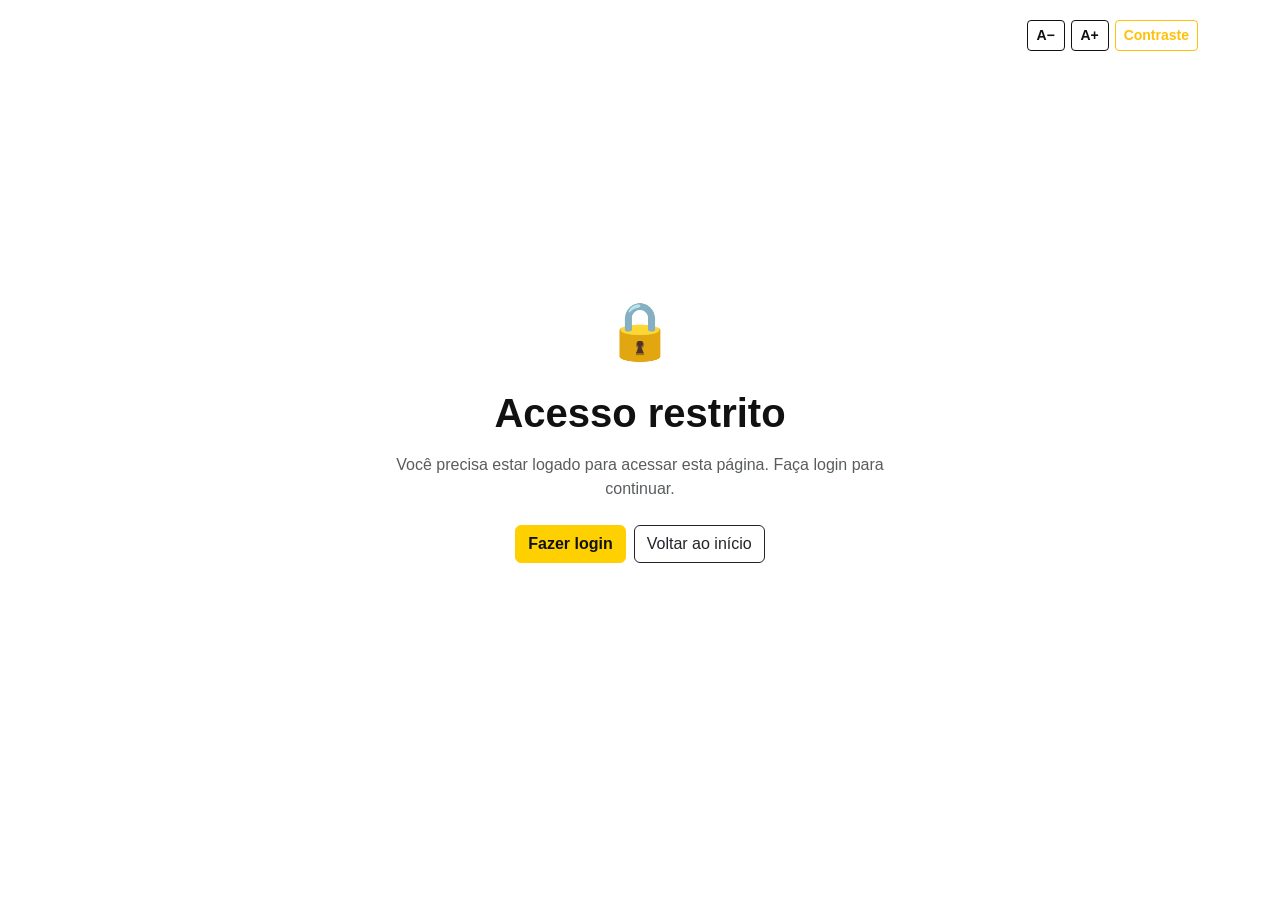
<file: dashboard.html>
<!DOCTYPE html>
<html lang="pt-BR">

<head>
    <meta charset="UTF-8">
    <meta name="viewport" content="width=device-width, initial-scale=1.0">
    <title>Minha Área - Meu Carro, Minha Vida</title>

    <link href="https://cdn.jsdelivr.net/npm/bootstrap@5.3.8/dist/css/bootstrap.min.css" rel="stylesheet">
    <link rel="stylesheet" href="css/style.css">
    <style>
        body.alto-contraste .confirmacao-exclusao {
            background-color: #181818 !important;
            border-color: #ffd700 !important;
            color: #ffffff !important;
        }
        body.alto-contraste .confirmacao-exclusao p {
            color: #ffffff !important;
        }
        body.alto-contraste .confirmacao-exclusao .btn-outline-secondary {
            color: #ffffff !important;
            border-color: #ffffff !important;
        }
        body.alto-contraste .confirmacao-exclusao .btn-outline-secondary:hover,
        body.alto-contraste .confirmacao-exclusao .btn-outline-secondary:focus-visible {
            background-color: #ffffff !important;
            color: #000000 !important;
        }
    </style>
</head>

<body>

    <nav class="navbar navbar-expand-lg navbar-dark bg-dark">
        <div class="container">

            <a class="navbar-brand" href="index.html">MEU CARRO, MINHA VIDA</a>
            <button class="navbar-toggler" type="button"
                    data-bs-toggle="collapse" data-bs-target="#menu"
                    aria-label="Abrir menu">
                <span class="navbar-toggler-icon"></span>
            </button>

            <div class="collapse navbar-collapse" id="menu">
                <ul class="navbar-nav ms-auto align-items-lg-center">

                    <li class="nav-item">
                        <a class="nav-link active" href="dashboard.html">Minha área</a>
                    </li>

                    <li class="nav-item">
                        <a class="nav-link" href="index.html">Ver carros</a>
                    </li>

                    <li class="nav-item"><a class="nav-link" href="#areaCompras">Minhas compras</a></li>
                    <li class="nav-item"><a class="nav-link" href="#areaReclamacoes">Ajuda</a></li>
                    <li class="nav-item ms-lg-3">
                        <div class="acessibilidade">
                            <button type="button" class="btn btn-outline-light btn-sm"
                                    id="diminuirFonte" aria-label="Diminuir tamanho da fonte">
                                A−
                            </button>

                            <button type="button" class="btn btn-outline-light btn-sm"
                                    id="aumentarFonte" aria-label="Aumentar tamanho da fonte">
                                A+
                            </button>

                            <button type="button" class="btn btn-outline-warning btn-sm"
                                    id="alternarContraste" aria-label="Ativar ou desativar alto contraste">
                                Contraste
                            </button>
                        </div>
                    </li>

                    <li class="nav-item ms-lg-3">
                        <span class="navbar-text text-warning" id="nomeUsuario">Usuário</span>
                    </li>

                    <li class="nav-item ms-lg-3">
                        <button class="btn btn-outline-warning btn-sm" id="botaoSair">Sair</button>
                    </li>

                </ul>
            </div>
        </div>
    </nav>

    <main class="container py-5">

        <div class="mb-5">
            <h1>Minha área</h1>
            <p class="text-muted">Bem-vindo ao portal Meu Carro, Minha Vida.</p>
        </div>

        <div class="row g-4">

            <div class="col-md-6 col-lg-4">
                <div class="card h-100 shadow-sm">
                    <div class="card-body">
                        <h4 class="card-title">Meu perfil</h4>
                        <p class="card-text">Consulte seus dados cadastrados no portal.</p>
                        <button class="btn btn-warning" id="botaoPerfil">Ver meus dados</button>
                    </div>
                </div>
            </div>

            <div class="col-md-6 col-lg-4">
                <div class="card h-100 shadow-sm">
                    <div class="card-body">
                        <h4 class="card-title">Meu interesse</h4>
                        <p class="card-text">Informe suas preferências para encontrarmos o carro ideal para você.</p>
                        <a href="resultado.html" class="btn btn-warning">Ver meu interesse</a>
                    </div>
                </div>
            </div>

            <div class="col-md-6 col-lg-4">
                <div class="card h-100 shadow-sm">
                    <div class="card-body">
                        <h4 class="card-title">Carros</h4>
                        <p class="card-text">Volte ao catálogo e confira os veículos disponíveis.</p>
                        <a href="index.html#catalogo" class="btn btn-warning">Ver carros</a>
                    </div>
                </div>
            </div>

        </div>

        <section class="mt-5 d-none" id="areaPerfil">
            <div class="card shadow-sm">
                <div class="card-body">

                    <h3 class="mb-4">Meus dados</h3>

                    <div class="row">
                        <div class="col-md-6 mb-3">
                            <strong>Nome:</strong>
                            <p id="perfilNome">-</p>
                        </div>

                        <div class="col-md-6 mb-3">
                            <strong>CPF:</strong>
                            <p id="perfilCpf">-</p>
                        </div>

                        <div class="col-md-6 mb-3">
                            <strong>Cidade:</strong>
                            <p id="perfilCidade">-</p>
                        </div>

                        <div class="col-md-6 mb-3">
                            <strong>UF:</strong>
                            <p id="perfilUf">-</p>
                        </div>

                        <div class="col-md-6 mb-3">
                            <strong>Celular:</strong>
                            <p id="perfilCelular">-</p>
                        </div>

                        <div class="col-md-6 mb-3">
                            <strong>Login:</strong>
                            <p id="perfilLogin">-</p>
                        </div>
                    </div>

                </div>
            </div>
        </section>

        <section class="mt-5" id="areaCompras" aria-labelledby="tituloCompras">
            <h2 class="mb-4" id="tituloCompras">Minhas compras</h2>
            <p id="comprasVazias">Você ainda não realizou uma compra.</p>
            <div class="row g-4" id="listaCompras"></div>
        </section>

        <section class="mt-5" id="areaReclamacoes" aria-labelledby="tituloReclamacoes">
            <h2 id="tituloReclamacoes" class="mb-3">Ajuda e reclamações</h2>
            <p>Registre um problema sobre compras, atendimento ou uso do site.</p>

            <button type="button" class="btn btn-warning mb-3" id="abrirReclamacao" aria-expanded="false" aria-controls="formReclamacao">Registrar reclamação</button>
            <form id="formReclamacao" class="card card-body d-none mb-4">
                <div class="mb-3">
    <label for="compraReclamacao" class="form-label">
        Compra relacionada (opcional)
    </label>
    <select id="compraReclamacao" class="form-select"></select>
</div>
                <div class="mb-3"><label for="assuntoReclamacao" class="form-label">Assunto</label><select id="assuntoReclamacao" class="form-select" required><option value="">Selecione</option><option>Pagamento</option><option>Veículo</option><option>Atendimento</option><option>Outro</option></select></div>
                <div class="mb-3"><label for="descricaoReclamacao" class="form-label">Descrição do problema</label><textarea id="descricaoReclamacao" class="form-control" rows="4" maxlength="2000" required></textarea></div>
                <button type="submit" class="btn btn-warning align-self-start">Salvar reclamação</button>
            </form>
            <p id="mensagemReclamacao" role="status" aria-live="polite"></p>
            <div id="listaReclamacoes" class="row g-3"></div>
        </section>

    </main>

    <script src="https://cdn.jsdelivr.net/npm/bootstrap@5.3.8/dist/js/bootstrap.bundle.min.js"></script>
    <script src="js/script.js"></script>

    <script>
    (function () {
        let compras, usuario;
        try {
            usuario = JSON.parse(localStorage.getItem("usuarioLogado"));
            if (!usuario || usuario.logado !== true) return;
            const historico = localStorage.getItem("historicoCompras");
            compras = historico ? JSON.parse(historico) : [];
            if (!historico) {
                const anterior = JSON.parse(localStorage.getItem("compraRealizada"));
                if (anterior) compras.push(anterior);
                localStorage.setItem("historicoCompras", JSON.stringify(compras));
            }
        } catch (erro) { return; }
        if (!Array.isArray(compras)) return;
        const minhasCompras = compras.filter(compra => compra && compra.comprador === usuario.nome).reverse();
        if (!minhasCompras.length) return;
        document.getElementById("comprasVazias").classList.add("d-none");
        const lista = document.getElementById("listaCompras");
        minhasCompras.forEach(function (compra) {
            const coluna = document.createElement("div");
            coluna.className = "col-md-6 col-lg-4";
            const cartao = ["cartao", "Cartao", "Cartão"].includes(compra.pagamento);
            const dados = [
                ["Valor", Number(compra.preco).toLocaleString("pt-BR", {style: "currency", currency: "BRL"})],
                ["Forma de pagamento", cartao ? "Cartão" : compra.pagamento],
                ["Parcelas", compra.pagamento === "PIX" || compra.parcelas === "À vista" ? "À vista" : compra.parcelas + "x"]
            ];
            if (compra.endereco) {
                const e = compra.endereco;
                const endereco = [e.logradouro, e.bairro, [e.cidade, e.uf].filter(Boolean).join(" - "), e.cep ? "CEP: " + e.cep : ""].filter(Boolean).join(", ");
                if (endereco) dados.push(["Endereço", endereco]);
            }
            const card = document.createElement("div");
            card.className = "card h-100 shadow-sm";
            const corpo = document.createElement("div");
            corpo.className = "card-body";
            const titulo = document.createElement("h3");
            titulo.className = "card-title h4";
            titulo.textContent = compra.modelo;
            corpo.appendChild(titulo);
            const status = document.createElement("p");
            status.className = "text-success fw-bold";
            status.textContent = compra.status === "Cancelada" ? "Compra cancelada" : "Compra realizada com sucesso";
            if (compra.status === "Cancelada") status.className = "text-danger fw-bold";
            corpo.appendChild(status);
            dados.forEach(function (dado) {
                const linha = document.createElement("p");
                const rotulo = document.createElement("strong");
                rotulo.textContent = dado[0] + ": ";
                const valor = document.createElement("span");
                valor.textContent = dado[1];
                linha.appendChild(rotulo);
                linha.appendChild(valor);
                corpo.appendChild(linha);
            });
            if (compra.status !== "Cancelada") {
                const cancelarCompra = document.createElement("button");
                cancelarCompra.type = "button";
                cancelarCompra.className = "btn btn-outline-danger";
                cancelarCompra.textContent = "Cancelar compra";
                const aviso = document.createElement("div");
                aviso.className = "alert alert-warning confirmacao-exclusao mt-3 d-none";
                const pergunta = document.createElement("p");
                pergunta.textContent = "Cancelar a compra do " + compra.modelo + "? Ela continuará no histórico como cancelada.";
                const confirmar = document.createElement("button");
                confirmar.type = "button";
                confirmar.className = "btn btn-danger me-2";
                confirmar.textContent = "Confirmar cancelamento";
                const voltar = document.createElement("button");
                voltar.type = "button";
                voltar.className = "btn btn-outline-secondary";
                voltar.textContent = "Voltar";
                aviso.appendChild(pergunta);
                aviso.appendChild(confirmar);
                aviso.appendChild(voltar);
                cancelarCompra.addEventListener("click", function () {
                    aviso.classList.remove("d-none");
                    cancelarCompra.classList.add("d-none");
                    voltar.focus();
                });
                voltar.addEventListener("click", function () {
                    aviso.classList.add("d-none");
                    cancelarCompra.classList.remove("d-none");
                    cancelarCompra.focus();
                });
                confirmar.addEventListener("click", function () {
                    const historico = JSON.parse(localStorage.getItem("historicoCompras"));
                    const indice = compras.indexOf(compra);
                    if (!historico || !historico[indice] || historico[indice].comprador !== usuario.nome) return;
                    historico[indice].status = "Cancelada";
                    try { localStorage.setItem("historicoCompras", JSON.stringify(historico)); }
                    catch (erro) { pergunta.textContent = "Não foi possível cancelar. Tente novamente."; return; }
                    compra.status = "Cancelada";
                    status.textContent = "Compra cancelada";
                    status.className = "text-danger fw-bold";
                    status.setAttribute("role", "status");
                    aviso.classList.add("d-none");
                    titulo.setAttribute("tabindex", "-1");
                    titulo.focus();
                });
                corpo.appendChild(cancelarCompra);
                corpo.appendChild(aviso);
            }
            card.appendChild(corpo);
            coluna.appendChild(card);
            lista.appendChild(coluna);
        });
    })();
    </script>

    <script>
    (function () {
        const usuario = JSON.parse(localStorage.getItem("usuarioLogado"));
        if (!usuario || usuario.logado !== true) return;
        const dono = usuario.login || usuario.nome;
        const historico = JSON.parse(localStorage.getItem("historicoCompras")) || [];
        const compras = historico.filter(c => c && c.comprador === usuario.nome).reverse();
        const seletor = document.getElementById("compraReclamacao");
        const form = document.getElementById("formReclamacao");
        const botao = document.getElementById("abrirReclamacao");
        const mensagem = document.getElementById("mensagemReclamacao");
        function opcao(texto, valor) {
            const item = document.createElement("option");
            item.textContent = texto; item.value = valor; seletor.appendChild(item);
        }
        opcao("Não se refere a uma compra", "");
        compras.forEach((c, i) => opcao("Compra " + (compras.length - i) + " — " + c.modelo + " — " + Number(c.preco).toLocaleString("pt-BR", {style:"currency", currency:"BRL"}), String(i)));
        
    
        botao.addEventListener("click", function () {
            const aberto = form.classList.contains("d-none");
            form.classList.toggle("d-none");
            botao.setAttribute("aria-expanded", String(aberto));
            if (aberto) seletor.focus();
        });
        function registros() { return JSON.parse(localStorage.getItem("reclamacoesRegistradas")) || []; }
        function mostrar() {
            const lista = document.getElementById("listaReclamacoes");
            lista.replaceChildren();
            registros().filter(r => r.usuario === dono).reverse().forEach(r => {
                const coluna = document.createElement("div"); coluna.className = "col-md-6";
                const card = document.createElement("div"); card.className = "card card-body h-100";
                const titulo = document.createElement("h3"); titulo.className = "h5"; titulo.textContent = r.protocolo;
                card.appendChild(titulo);
                [
    (r.modelo || "Reclamação geral") + " — " + r.assunto,
    new Date(r.data).toLocaleString("pt-BR"),
    r.descricao
].forEach(texto => {
                    const p = document.createElement("p"); p.textContent = texto; p.style.whiteSpace = "pre-wrap"; p.style.overflowWrap = "anywhere"; card.appendChild(p);
                });
                const apagar = document.createElement("button");
                apagar.type = "button";
                apagar.className = "btn btn-outline-danger align-self-start";
                apagar.textContent = "Apagar reclamação";
                const confirmacao = document.createElement("div");
                confirmacao.className = "alert alert-warning confirmacao-exclusao mt-3 d-none";
                const pergunta = document.createElement("p");
                pergunta.textContent = "Apagar a reclamação " + r.protocolo + "? Essa ação não pode ser desfeita.";
                confirmacao.appendChild(pergunta);
                const confirmar = document.createElement("button");
                confirmar.type = "button";
                confirmar.className = "btn btn-danger me-2";
                confirmar.textContent = "Confirmar exclusão";
                const cancelar = document.createElement("button");
                cancelar.type = "button";
                cancelar.className = "btn btn-outline-secondary";
                cancelar.textContent = "Cancelar";
                apagar.addEventListener("click", function () {
                    confirmacao.classList.remove("d-none");
                    apagar.classList.add("d-none");
                    cancelar.focus();
                });
                cancelar.addEventListener("click", function () {
                    confirmacao.classList.add("d-none");
                    apagar.classList.remove("d-none");
                    apagar.focus();
                });
                confirmar.addEventListener("click", function () {
                    const restantes = registros().filter(item => !(item.usuario === dono && item.protocolo === r.protocolo && item.data === r.data));
                    try { localStorage.setItem("reclamacoesRegistradas", JSON.stringify(restantes)); }
                    catch (erro) { mensagem.textContent = "Não foi possível apagar. Tente novamente."; return; }
                    mensagem.textContent = "Reclamação apagada.";
                    mostrar();
                });
                confirmacao.appendChild(confirmar);
                confirmacao.appendChild(cancelar);
                card.appendChild(apagar);
                card.appendChild(confirmacao);
                coluna.appendChild(card); lista.appendChild(coluna);
            });
        }
        form.addEventListener("submit", function (event) {
            event.preventDefault();
            if (!form.reportValidity()) return;
            const descricao = document.getElementById("descricaoReclamacao").value.trim();
            if (!descricao) { mensagem.textContent = "Descreva o problema antes de salvar."; return; }
            const compra = seletor.value === ""
    ? null
    : compras[Number(seletor.value)];

if (seletor.value !== "" && !compra) {
    mensagem.textContent = "Compra não encontrada. Selecione novamente.";
    return;
}
            const todos = registros();
            const ultimoNumero = Math.max(Number(localStorage.getItem("ultimoProtocoloReclamacao")) || 0,
                ...todos.map(item => /^REC-\d+$/.test(item.protocolo) ? Number(item.protocolo.slice(4)) : 0));
            const proximoNumero = ultimoNumero + 1;
            const protocolo = "REC-" + String(proximoNumero).padStart(3, "0");
            todos.push({
    usuario: dono,
    protocolo: protocolo,
    data: new Date().toISOString(),
    modelo: compra ? compra.modelo : null,
    compra: compra,
    assunto: document.getElementById("assuntoReclamacao").value,
    descricao: descricao
});
            try { localStorage.setItem("ultimoProtocoloReclamacao", String(proximoNumero)); localStorage.setItem("reclamacoesRegistradas", JSON.stringify(todos)); }
            catch (erro) { mensagem.textContent = "Não foi possível salvar. Tente novamente."; return; }
            form.reset();
            mensagem.textContent = "Reclamação salva neste navegador. Protocolo: " + protocolo;
            mostrar();
        });
        mostrar();
    })();
    </script>

</body>
</html>
</file>
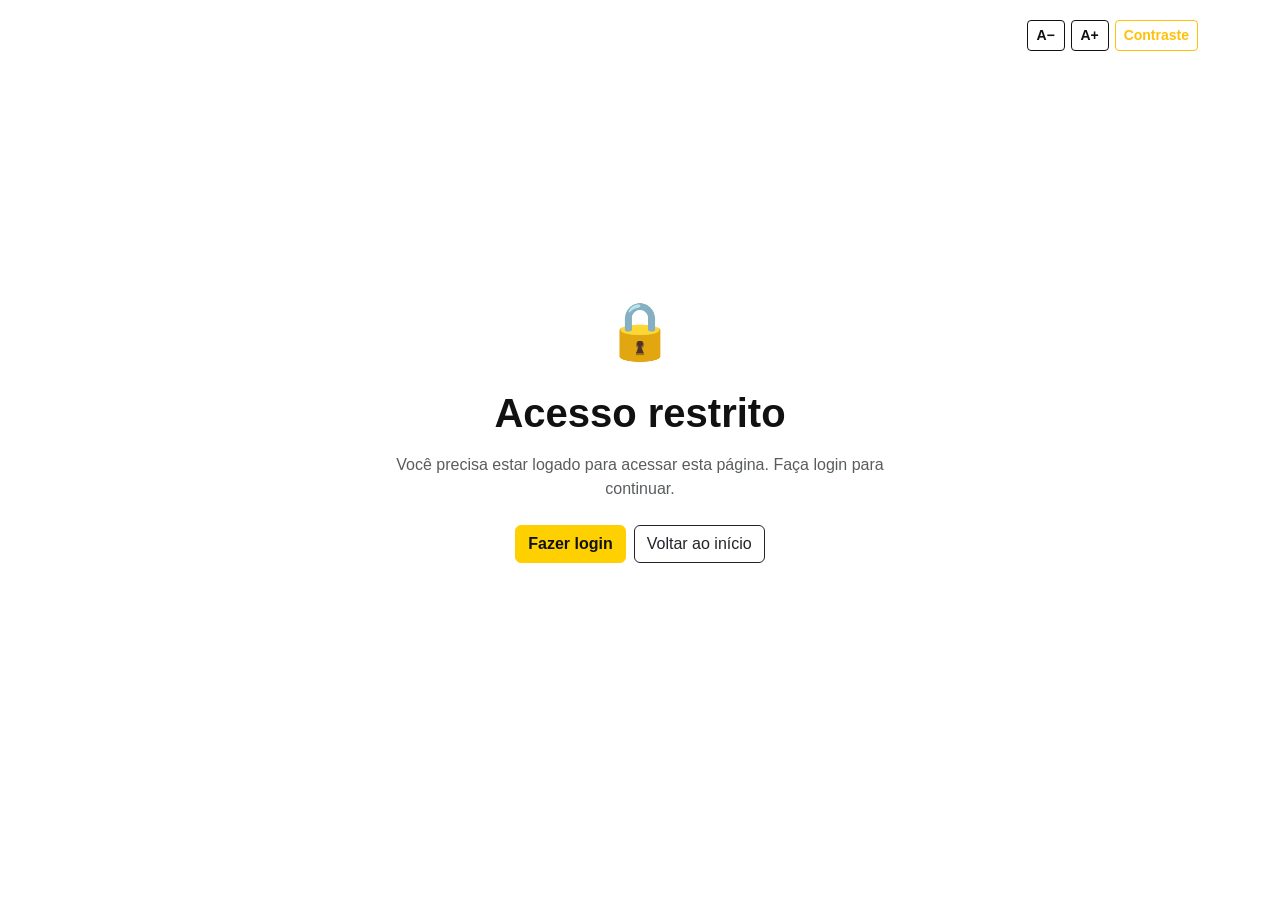
<file: interesse.html>
<!DOCTYPE html>
<html lang="pt-BR">

<head>
    <meta charset="UTF-8">
    <meta name="viewport" content="width=device-width, initial-scale=1.0">

    <title>Meu Interesse - Meu Carro, Minha Vida</title>

    <link
        href="https://cdn.jsdelivr.net/npm/bootstrap@5.3.8/dist/css/bootstrap.min.css"
        rel="stylesheet"
    >

    <link rel="stylesheet" href="css/style.css">
</head>

<body>

    <!-- MENU -->
    <nav class="navbar navbar-expand-lg navbar-dark bg-dark"
         aria-label="Menu principal">
        <div class="container">

            <a class="navbar-brand" href="index.html">
                MEU CARRO, MINHA VIDA
            </a>

            <button
                class="navbar-toggler"
                type="button"
                data-bs-toggle="collapse"
                data-bs-target="#menu"
                aria-controls="menu"
                aria-expanded="false"
                aria-label="Abrir ou fechar menu"
            >
                <span class="navbar-toggler-icon"></span>
            </button>

            <div class="collapse navbar-collapse" id="menu">
                <ul class="navbar-nav ms-auto align-items-lg-center">

                    <li class="nav-item">
                        <a href="dashboard.html" class="nav-link">
                            Minha área
                        </a>
                    </li>

                    <li class="nav-item ms-lg-3">
                        <div class="acessibilidade">

                            <button
                                type="button"
                                class="btn btn-outline-light btn-sm"
                                id="diminuirFonte"
                                aria-label="Diminuir tamanho da fonte"
                            >
                                A−
                            </button>

                            <button
                                type="button"
                                class="btn btn-outline-light btn-sm"
                                id="aumentarFonte"
                                aria-label="Aumentar tamanho da fonte"
                            >
                                A+
                            </button>

                            <button
                                type="button"
                                class="btn btn-outline-warning btn-sm"
                                id="alternarContraste"
                                aria-label="Ativar ou desativar alto contraste"
                            >
                                Contraste
                            </button>

                        </div>
                    </li>

                    <li class="nav-item ms-lg-3">
                        <span class="navbar-text text-warning"
                              id="nomeUsuario"></span>
                    </li>

                    <li class="nav-item ms-lg-3">
                        <button
                            type="button"
                            class="btn btn-outline-warning btn-sm"
                            id="botaoSair"
                        >
                            Sair
                        </button>
                    </li>

                </ul>
            </div>

        </div>
    </nav>

    <main class="container py-5">

        <div class="text-center mb-4">
            <h1>Encontre o carro ideal</h1>
            <p>Conte um pouco sobre o veículo que você procura.</p>
        </div>

        <!-- VEÍCULO RECEBIDO PELO LINK DO CATÁLOGO -->
        <div class="row justify-content-center">
            <div class="col-lg-7">
                <div class="alert alert-warning d-none"
                     id="veiculoSelecionado">

                    <strong>Veículo selecionado:</strong>
                    <span id="modeloSelecionado"></span>

                    <br>

                    <strong>Preço:</strong>
                    <span id="precoSelecionado"></span>

                </div>
            </div>
        </div>

        <!-- FORMULÁRIO -->
        <div class="row justify-content-center">
            <div class="col-lg-7">
                <div class="card">
                    <div class="card-body">

                        <form id="formInteresse">

                            <div class="mb-3">
                                <label for="tipoVeiculo"
                                       class="form-label">
                                    Qual tipo de veículo você procura?
                                </label>

                                <select
                                    class="form-select"
                                    id="tipoVeiculo"
                                    name="tipoVeiculo"
                                    required
                                >
                                    <option value="">
                                        Selecione uma opção
                                    </option>
                                    <option value="Hatch">Hatch</option>
                                    <option value="Sedan">Sedan</option>
                                    <option value="SUV">SUV</option>
                                    <option value="Esportivo">Esportivo</option>
                                </select>
                            </div>

                            <div class="mb-4">
                                <label for="faixaPreco"
                                       class="form-label">
                                    Quanto pretende investir?
                                </label>

                                <input
                                    type="range"
                                    class="form-range"
                                    id="faixaPreco"
                                    name="faixaPreco"
                                    min="50000"
                                    max="300000"
                                    step="10000"
                                    value="150000"
                                    aria-describedby="valorFaixa"
                                >

                                <div class="d-flex justify-content-between gap-2">
                                    <span>R$ 50.000</span>
                                    <strong id="valorFaixa">R$ 150.000</strong>
                                    <span>R$ 300.000</span>
                                </div>
                            </div>

                            <fieldset class="mb-4">
                                <legend class="form-label fs-6">
                                    Qual será o principal uso do veículo?
                                </legend>

                                <div class="form-check">
                                    <input
                                        class="form-check-input"
                                        type="radio"
                                        name="usoVeiculo"
                                        value="Uso na cidade"
                                        id="usoCidade"
                                        required
                                    >
                                    <label class="form-check-label"
                                           for="usoCidade">
                                        Uso na cidade
                                    </label>
                                </div>

                                <div class="form-check">
                                    <input
                                        class="form-check-input"
                                        type="radio"
                                        name="usoVeiculo"
                                        value="Viagens"
                                        id="usoViagens"
                                    >
                                    <label class="form-check-label"
                                           for="usoViagens">
                                        Viagens
                                    </label>
                                </div>

                                <div class="form-check">
                                    <input
                                        class="form-check-input"
                                        type="radio"
                                        name="usoVeiculo"
                                        value="Trabalho"
                                        id="usoTrabalho"
                                    >
                                    <label class="form-check-label"
                                           for="usoTrabalho">
                                        Trabalho
                                    </label>
                                </div>

                                <div class="form-check">
                                    <input
                                        class="form-check-input"
                                        type="radio"
                                        name="usoVeiculo"
                                        value="Uso familiar"
                                        id="usoFamiliar"
                                    >
                                    <label class="form-check-label"
                                           for="usoFamiliar">
                                        Uso familiar
                                    </label>
                                </div>
                            </fieldset>

                            <fieldset class="mb-4">
                                <legend class="form-label fs-6">
                                    Quais características são importantes para você?
                                </legend>

                                <p class="form-text">
                                    Selecione pelo menos uma opção.
                                </p>

                                <div class="form-check">
                                    <input
                                        class="form-check-input caracteristica"
                                        type="checkbox"
                                        value="Economia de combustível"
                                        id="economia"
                                    >
                                    <label class="form-check-label"
                                           for="economia">
                                        Economia de combustível
                                    </label>
                                </div>

                                <div class="form-check">
                                    <input
                                        class="form-check-input caracteristica"
                                        type="checkbox"
                                        value="Tecnologia"
                                        id="tecnologia"
                                    >
                                    <label class="form-check-label"
                                           for="tecnologia">
                                        Tecnologia
                                    </label>
                                </div>

                                <div class="form-check">
                                    <input
                                        class="form-check-input caracteristica"
                                        type="checkbox"
                                        value="Conforto"
                                        id="conforto"
                                    >
                                    <label class="form-check-label"
                                           for="conforto">
                                        Conforto
                                    </label>
                                </div>

                                <div class="form-check">
                                    <input
                                        class="form-check-input caracteristica"
                                        type="checkbox"
                                        value="Desempenho"
                                        id="desempenho"
                                    >
                                    <label class="form-check-label"
                                           for="desempenho">
                                        Desempenho
                                    </label>
                                </div>

                                <div class="form-check">
                                    <input
                                        class="form-check-input caracteristica"
                                        type="checkbox"
                                        value="Espaço interno"
                                        id="espaco"
                                    >
                                    <label class="form-check-label"
                                           for="espaco">
                                        Espaço interno
                                    </label>
                                </div>
                            </fieldset>

                            <div class="mb-3">
                                <label for="corPreferida"
                                       class="form-label">
                                    Cor preferida
                                </label>

                                <select
                                    class="form-select"
                                    id="corPreferida"
                                    name="corPreferida"
                                    required
                                >
                                    <option value="">Selecione uma cor</option>
                                    <option value="Preto">Preto</option>
                                    <option value="Branco">Branco</option>
                                    <option value="Prata">Prata</option>
                                    <option value="Cinza">Cinza</option>
                                    <option value="Vermelho">Vermelho</option>
                                    <option value="Azul">Azul</option>
                                </select>
                            </div>

                            <div class="mb-4">
                                <label for="observacoes"
                                       class="form-label">
                                    Observações
                                </label>

                                <textarea
                                    class="form-control"
                                    id="observacoes"
                                    name="observacoes"
                                    rows="4"
                                    maxlength="300"
                                    aria-describedby="ajudaObservacoes"
                                    placeholder="Conte mais sobre o carro que você procura..."
                                ></textarea>

                                <small class="text-muted"
                                       id="ajudaObservacoes">
                                    Campo opcional. Máximo de 300 caracteres.
                                </small>
                            </div>

                            <div id="mensagemInteresse" role="alert"></div>

                            <div class="d-flex flex-wrap justify-content-end gap-2">
                                <a href="index.html"
                                   class="btn btn-outline-dark">
                                    Voltar
                                </a>

                                <button type="submit"
                                        class="btn btn-warning">
                                    Salvar interesse
                                </button>
                            </div>

                        </form>

                    </div>
                </div>
            </div>
        </div>

    </main>

    <!-- SCRIPTS -->
    <script src="https://cdn.jsdelivr.net/npm/bootstrap@5.3.8/dist/js/bootstrap.bundle.min.js"></script>
    <script src="js/script.js"></script>

    <!-- VEÍCULO SELECIONADO NO CATÁLOGO -->
    <script>
        (function () {
            const parametros = new URLSearchParams(
                window.location.search
            );

            const modelo = parametros.get("modelo");
            const precoRecebido = parametros.get("preco");
            const preco = Number(precoRecebido);

            const faixa = document.getElementById("faixaPreco");
            const caixa = document.getElementById("veiculoSelecionado");
            const campoModelo = document.getElementById("modeloSelecionado");
            const campoPreco = document.getElementById("precoSelecionado");

            const precoValido =
                precoRecebido !== null &&
                precoRecebido.trim() !== "" &&
                Number.isFinite(preco) &&
                preco > 0;

            // O tipo de veículo já é selecionado pelo script.js.
            if (precoValido) {
                faixa.value = String(preco);

                // Atualiza o texto com o valor aceito pela barra.
                faixa.dispatchEvent(new Event("input"));
            }

            if (modelo && modelo.trim() !== "" && precoValido) {
                localStorage.setItem("modeloInteresse", modelo);

                campoModelo.textContent = modelo;
                campoPreco.textContent = formatarPreco(preco);

                caixa.classList.remove("d-none");
            } else {
                localStorage.removeItem("modeloInteresse");
            }
        })();
    </script>

</body>
</html>
</file>
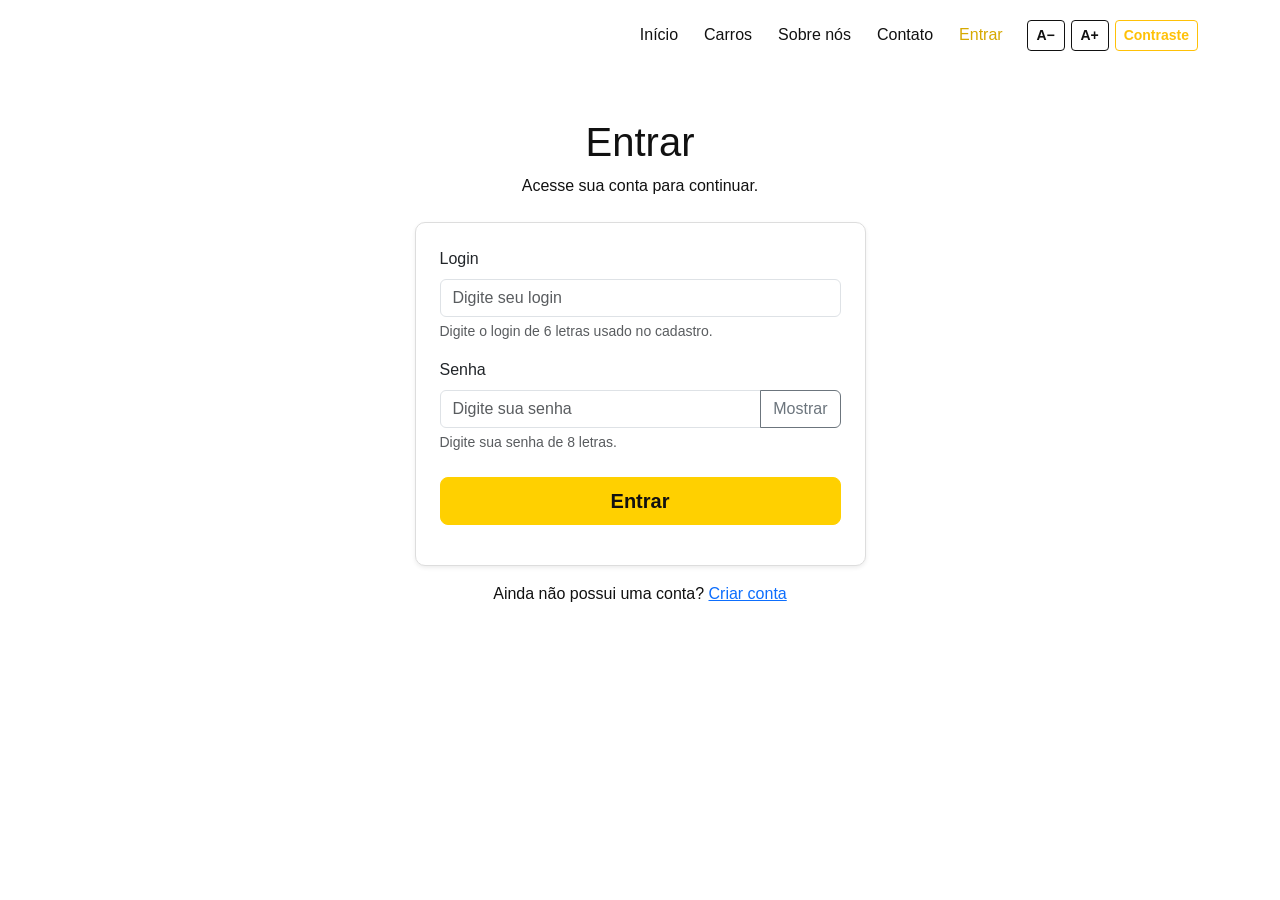
<file: login.html>
<!DOCTYPE html>
<html lang="pt-BR">

<head>
    <meta charset="UTF-8">
    <meta name="viewport" content="width=device-width, initial-scale=1.0">
    <title>Login - Meu Carro, Minha Vida</title>

    <link href="https://cdn.jsdelivr.net/npm/bootstrap@5.3.8/dist/css/bootstrap.min.css" rel="stylesheet">
    <link rel="stylesheet" href="css/style.css">
</head>

<body>

<nav class="navbar navbar-expand-lg navbar-dark bg-dark">
    <div class="container">
        <a class="navbar-brand" href="index.html">MEU CARRO, MINHA VIDA</a>

        <button class="navbar-toggler" type="button" data-bs-toggle="collapse"
                data-bs-target="#menu" aria-label="Abrir menu">
            <span class="navbar-toggler-icon"></span>
        </button>

        <div class="collapse navbar-collapse" id="menu">
            <ul class="navbar-nav ms-auto align-items-lg-center">
                <li class="nav-item"><a class="nav-link" href="index.html">Início</a></li>
                <li class="nav-item"><a class="nav-link" href="index.html#catalogo">Carros</a></li>
                <li class="nav-item"><a class="nav-link" href="index.html#sobre">Sobre nós</a></li>
                <li class="nav-item"><a class="nav-link" href="index.html#contato">Contato</a></li>
                <li class="nav-item"><a class="nav-link active" href="login.html">Entrar</a></li>

                <li class="nav-item ms-lg-3">
                    <div class="acessibilidade">
                        <button type="button" class="btn btn-outline-light btn-sm"
                                id="diminuirFonte" aria-label="Diminuir fonte">A−</button>

                        <button type="button" class="btn btn-outline-light btn-sm"
                                id="aumentarFonte" aria-label="Aumentar fonte">A+</button>

                        <button type="button" class="btn btn-outline-warning btn-sm"
                                id="alternarContraste" aria-label="Alternar contraste">
                            Contraste
                        </button>
                    </div>
                </li>
            </ul>
        </div>
    </div>
</nav>

<main class="container py-5">
    <div class="row justify-content-center">
        <div class="col-md-8 col-lg-5">

            <div class="text-center mb-4">
                <h1>Entrar</h1>
                <p>Acesse sua conta para continuar.</p>
            </div>

            <div class="card shadow-sm">
                <div class="card-body p-4">

                    <form id="formLogin">

                        <div class="mb-3">
                            <label for="loginEntrada" class="form-label">Login</label>
                            <input type="text" class="form-control" id="loginEntrada"
                                   placeholder="Digite seu login" maxlength="6" required>

                            <div class="form-text">
                                Digite o login de 6 letras usado no cadastro.
                            </div>
                        </div>

                        <div class="mb-4">
                            <label for="senhaEntrada" class="form-label">Senha</label>

                            <div class="input-group">
                                <input type="password" class="form-control" id="senhaEntrada"
                                       placeholder="Digite sua senha" maxlength="8" required>

                                <button type="button" class="btn btn-outline-secondary"
                                        id="mostrarSenhaEntrada">
                                    Mostrar
                                </button>
                            </div>

                            <div class="form-text">
                                Digite sua senha de 8 letras.
                            </div>
                        </div>

                        <div class="d-grid">
                            <button type="submit" class="btn btn-warning btn-lg">
                                Entrar
                            </button>
                        </div>

                        <div id="mensagemLoginEntrada" class="mt-3" role="alert"></div>

                    </form>

                </div>
            </div>

            <div class="text-center mt-3">
                <p>
                    Ainda não possui uma conta?
                    <a href="cadastro.html">Criar conta</a>
                </p>
            </div>

        </div>
    </div>
</main>

<script src="https://cdn.jsdelivr.net/npm/bootstrap@5.3.8/dist/js/bootstrap.bundle.min.js"></script>
<script src="js/script.js"></script>

</body>
</html>
</file>
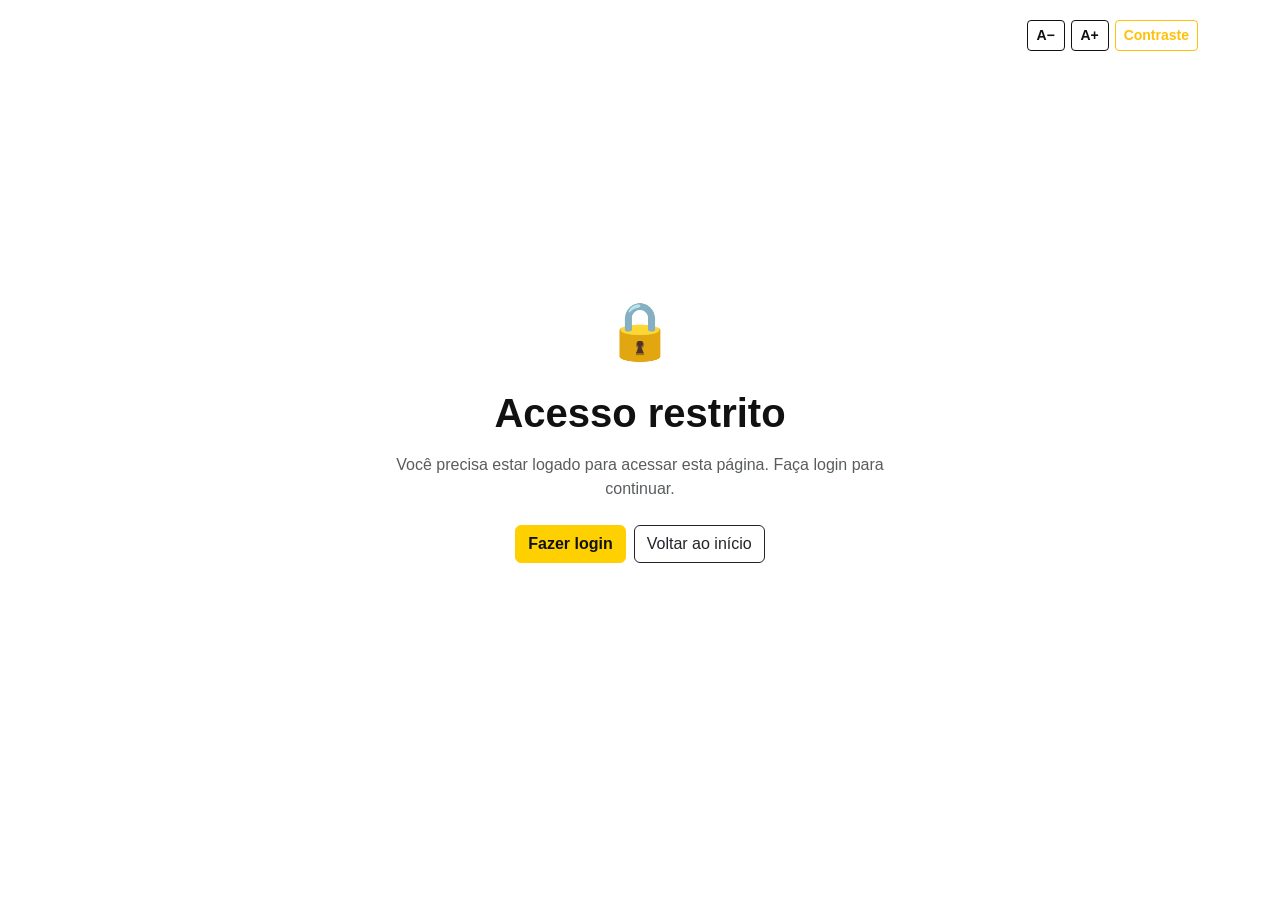
<file: resultado.html>
<!DOCTYPE html>
<html lang="pt-BR">

<head>
    <meta charset="UTF-8">
    <meta name="viewport" content="width=device-width, initial-scale=1.0">

    <title>Resultado - Meu Carro, Minha Vida</title>

    <link
        href="https://cdn.jsdelivr.net/npm/bootstrap@5.3.8/dist/css/bootstrap.min.css"
        rel="stylesheet"
    >

    <link rel="stylesheet" href="css/style.css">
</head>

<body>

    <!-- MENU -->
    <nav class="navbar navbar-expand-lg navbar-dark bg-dark"
         aria-label="Menu principal">
        <div class="container">

            <a class="navbar-brand" href="dashboard.html">
                MEU CARRO, MINHA VIDA
            </a>

            <button
                class="navbar-toggler"
                type="button"
                data-bs-toggle="collapse"
                data-bs-target="#menu"
                aria-controls="menu"
                aria-expanded="false"
                aria-label="Abrir ou fechar menu"
            >
                <span class="navbar-toggler-icon"></span>
            </button>

            <div class="collapse navbar-collapse" id="menu">
                <ul class="navbar-nav ms-auto align-items-lg-center">

                    <li class="nav-item">
                        <a class="nav-link" href="dashboard.html">
                            Minha área
                        </a>
                    </li>

                    <li class="nav-item ms-lg-3">
                        <div class="acessibilidade">

                            <button
                                type="button"
                                class="btn btn-outline-light btn-sm"
                                id="diminuirFonte"
                                aria-label="Diminuir tamanho da fonte"
                            >
                                A−
                            </button>

                            <button
                                type="button"
                                class="btn btn-outline-light btn-sm"
                                id="aumentarFonte"
                                aria-label="Aumentar tamanho da fonte"
                            >
                                A+
                            </button>

                            <button
                                type="button"
                                class="btn btn-outline-warning btn-sm"
                                id="alternarContraste"
                                aria-label="Ativar ou desativar alto contraste"
                            >
                                Contraste
                            </button>

                        </div>
                    </li>

                    <li class="nav-item ms-lg-3">
                        <span
                            class="navbar-text text-warning"
                            id="nomeUsuario"
                        >
                            Usuário
                        </span>
                    </li>

                    <li class="nav-item ms-lg-3">
                        <button
                            type="button"
                            class="btn btn-outline-warning btn-sm"
                            id="botaoSair"
                        >
                            Sair
                        </button>
                    </li>

                </ul>
            </div>

        </div>
    </nav>

    <!-- RESULTADO -->
    <main class="container py-5">
        <div class="row justify-content-center">
            <div class="col-lg-8">

                <div class="text-center mb-4">
                    <h1>Seu interesse</h1>

                    <p class="text-muted">
                        Confira as preferências informadas por você.
                    </p>
                </div>

                <div class="card shadow-sm">
                    <div class="card-body p-4">

                        <div
                            class="alert alert-warning d-none"
                            id="areaVeiculoResultado"
                        >
                            <strong>Veículo selecionado:</strong>
                            <span id="resultadoModelo"></span>
                        </div>

                        <h2 class="h3 mb-4">
                            Preferências do veículo
                        </h2>

                        <div class="row">

                            <div class="col-md-6 mb-4">
                                <strong>Tipo de veículo</strong>
                                <p id="resultadoTipo" class="mt-1">-</p>
                            </div>

                            <div class="col-md-6 mb-4">
                                <strong>Valor pretendido</strong>
                                <p id="resultadoPreco" class="mt-1">-</p>
                            </div>

                            <div class="col-md-6 mb-4">
                                <strong>Principal uso</strong>
                                <p id="resultadoUso" class="mt-1">-</p>
                            </div>

                            <div class="col-md-6 mb-4">
                                <strong>Cor preferida</strong>
                                <p id="resultadoCor" class="mt-1">-</p>
                            </div>

                        </div>

                        <hr>

                        <div class="mb-4">
                            <strong>Características importantes</strong>

                            <p
                                id="resultadoCaracteristicas"
                                class="mt-2"
                            >
                                -
                            </p>
                        </div>

                        <div class="mb-4">
                            <strong>Observações</strong>

                            <p
                                id="resultadoObservacoes"
                                class="mt-2 text-break"
                                style="white-space: pre-wrap;"
                            >
                                -
                            </p>
                        </div>

                        <div
                            id="mensagemResultado"
                            class="alert alert-info"
                            role="status"
                        >
                            Nenhum interesse registrado.
                        </div>

                        <div class="d-grid gap-2 d-md-flex justify-content-md-end">

                            <a
                                href="interesse.html"
                                class="btn btn-outline-dark"
                                id="botaoAlterarInteresse"
                            >
                                Preencher interesse
                            </a>

                            <a href="dashboard.html"
                               class="btn btn-warning">
                                Voltar para minha área
                            </a>

                        </div>

                    </div>
                </div>

            </div>
        </div>
    </main>

    <!-- SCRIPTS -->
    <script src="https://cdn.jsdelivr.net/npm/bootstrap@5.3.8/dist/js/bootstrap.bundle.min.js"></script>
    <script src="js/script.js"></script>

    <!-- INFORMAÇÕES COMPLEMENTARES DO RESULTADO -->
    <script>
        (function () {
            const mensagem =
                document.getElementById("mensagemResultado");

            const botaoAlterar =
                document.getElementById("botaoAlterarInteresse");

            let interesse = null;

            try {
                interesse = JSON.parse(
                    localStorage.getItem("interesseUsuario")
                );
            } catch (erro) {
                console.error(
                    "Não foi possível ler o interesse salvo:",
                    erro
                );
            }

            if (!interesse) return;

            mensagem.className = "alert alert-success";
            mensagem.textContent =
                "Preferências registradas com sucesso!";

            botaoAlterar.textContent = "Alterar interesse";

            const modelo =
                localStorage.getItem("modeloInteresse");

            const parametros = new URLSearchParams();

            if (interesse.tipo) {
                parametros.set("tipo", interesse.tipo);
            }

            const preco = Number(interesse.preco);

            if (Number.isFinite(preco) && preco > 0) {
                parametros.set("preco", String(preco));

                if (modelo) {
                    parametros.set("modelo", modelo);
                }
            }

            const consulta = parametros.toString();

            botaoAlterar.href = consulta
                ? "interesse.html?" + consulta
                : "interesse.html";

            if (modelo) {
                document.getElementById("resultadoModelo")
                    .textContent = modelo;

                document.getElementById("areaVeiculoResultado")
                    .classList.remove("d-none");
            }
        })();
    </script>

</body>
</html>
</file>
<file: css/style.css>
/* GERAL */
body {
    font-family: Arial, sans-serif;
    margin: 0;
    background-color: #fff;
    color: #111;
}

body,
main,
.form-control,
.form-select,
textarea {
    transition:
        background-color 0.3s,
        color 0.3s,
        border-color 0.3s;
}

/* MENU */
.navbar {
    padding: 15px 0;
    position: sticky;
    top: 0;
    z-index: 1000;
    background-color: #fff !important;
}

.navbar-brand {
    font-size: 20px;
    font-weight: bold;
}

.nav-link {
    margin-left: 10px;
}

.navbar .nav-link {
    color: #111 !important;
}

.navbar .nav-link:hover,
.navbar .nav-link.active {
    color: #d6a900 !important;
}

.navbar .btn-outline-light {
    color: #111 !important;
    border-color: #111 !important;
}

/* Botão de abrir e fechar o menu */
.navbar .navbar-toggler {
    background-color: #fff;
    border: 2px solid #111;
}

.navbar .navbar-toggler-icon {
    background-image: url("data:image/svg+xml,%3Csvg xmlns='http://www.w3.org/2000/svg' viewBox='0 0 30 30'%3E%3Cpath stroke='%23111' stroke-width='2' stroke-linecap='round' d='M4 7h22M4 15h22M4 23h22'/%3E%3C/svg%3E");
}

/* LOGO */
.logo-site {
    width: 300px;
    height: 85px;
    object-fit: contain;
}

/* HERO */
.hero {
    background-color: #f5f5f5;
    padding: 80px 0;
}

.hero h1 {
    font-size: 48px;
    font-weight: bold;
    margin-bottom: 20px;
}

.hero p {
    font-size: 20px;
    margin-bottom: 30px;
    max-width: 500px;
}

.hero img {
    width: 100%;
    border-radius: 10px;
}

/* HERO PRINCIPAL */
.hero-principal {
    min-height: 600px;
    display: flex;
    align-items: center;

    background:
        linear-gradient(
            90deg,
            rgba(0, 0, 0, 0.85) 0%,
            rgba(0, 0, 0, 0.55) 45%,
            rgba(0, 0, 0, 0.15) 100%
        ),
        url("../assets/img/carro-principal.jpg");

    background-size: cover;
    background-position: center;
}

.hero-principal .hero-conteudo {
    max-width: 600px;
}

.hero-principal h1,
.hero-principal p {
    color: #fff;
}

/* BOTÕES */
.btn-warning {
    background-color: #ffd000;
    border-color: #ffd000;
    color: #111;
    font-weight: bold;
}

.btn-warning:hover {
    background-color: #e6b900;
    border-color: #e6b900;
    color: #111;
}

/* CATÁLOGO */
section.py-5 {
    background-color: #fff;
}

section.py-5 h2 {
    font-size: 36px;
    font-weight: bold;
}

section.py-5 .text-center p {
    color: #666;
}

/* CARDS */
.card {
    border: 1px solid #ddd;
    border-radius: 10px;
    overflow: hidden;
    transition:
        transform 0.3s,
        box-shadow 0.3s,
        background-color 0.3s,
        color 0.3s,
        border-color 0.3s;
}

.card:hover {
    transform: translateY(-5px);
    box-shadow: 0 8px 20px rgba(0, 0, 0, 0.15);
}

.card-img-top {
    height: 220px;
    object-fit: cover;
}

.card-title {
    font-weight: bold;
}

.card-text {
    color: #555;
}

.card h6 {
    font-size: 20px;
    font-weight: bold;
    margin-bottom: 20px;
}

/* BARRA DE ACESSIBILIDADE */
.acessibilidade {
    display: flex;
    gap: 6px;
    align-items: center;
}

.acessibilidade button {
    min-width: 38px;
    font-weight: bold;
}

/* ALTO CONTRASTE: FUNDOS */
body.alto-contraste,
body.alto-contraste main,
body.alto-contraste main section,
body.alto-contraste .hero,
body.alto-contraste .bg-light {
    background-color: #000 !important;
    color: #fff !important;
}

/* ALTO CONTRASTE: TEXTOS */
body.alto-contraste main h1,
body.alto-contraste main h2,
body.alto-contraste main h3,
body.alto-contraste main h4,
body.alto-contraste main h5,
body.alto-contraste main h6,
body.alto-contraste main p,
body.alto-contraste main label,
body.alto-contraste .text-muted,
body.alto-contraste section.py-5 .text-center p {
    color: #fff !important;
}

body.alto-contraste main a:not(.btn) {
    color: #ffc107 !important;
}

/* ALTO CONTRASTE: MENU */
body.alto-contraste .navbar {
    background-color: #000 !important;
}

body.alto-contraste .navbar .nav-link {
    color: #fff !important;
}

body.alto-contraste .navbar .nav-link:hover,
body.alto-contraste .navbar .nav-link.active {
    color: #ffc107 !important;
}

body.alto-contraste .navbar .btn-outline-light {
    color: #fff !important;
    border-color: #fff !important;
}

body.alto-contraste .navbar .navbar-toggler {
    border-color: #fff;
}

/* ALTO CONTRASTE: CARDS */
body.alto-contraste .card {
    background-color: #111 !important;
    color: #fff !important;
    border-color: #ffc107 !important;
}

body.alto-contraste .card-title,
body.alto-contraste .card-text,
body.alto-contraste .card h6,
body.alto-contraste .card p {
    color: #fff !important;
}

/* ALTO CONTRASTE: FORMULÁRIOS */
body.alto-contraste .form-control,
body.alto-contraste .form-select,
body.alto-contraste textarea {
    background-color: #111 !important;
    color: #fff !important;
    border-color: #ffc107 !important;
}

body.alto-contraste .form-control:read-only {
    background-color: #222 !important;
    color: #fff !important;
}

body.alto-contraste .form-control::placeholder,
body.alto-contraste textarea::placeholder {
    color: #ddd !important;
}

body.alto-contraste .form-select option {
    background-color: #111;
    color: #fff;
}

/* ALTO CONTRASTE: BOTÕES E DIVISÓRIAS */
body.alto-contraste .btn-outline-dark {
    color: #fff !important;
    border-color: #fff !important;
}

body.alto-contraste .btn-outline-dark:hover {
    background-color: #fff !important;
    color: #000 !important;
}

body.alto-contraste hr {
    border-color: #ffc107 !important;
    opacity: 1;
}

/* ACESSIBILIDADE: TAMANHO DA FONTE */
body.fonte-grande main {
    font-size: 1.15rem;
}

body.fonte-extra-grande main {
    font-size: 1.3rem;
}

body.fonte-grande main h1 {
    font-size: 3rem;
}

body.fonte-extra-grande main h1 {
    font-size: 3.4rem;
}

body.fonte-grande main h2 {
    font-size: 2.4rem;
}

body.fonte-extra-grande main h2 {
    font-size: 2.8rem;
}

body.fonte-grande main h3 {
    font-size: 2rem;
}

body.fonte-extra-grande main h3 {
    font-size: 2.3rem;
}

/* FONTES DOS CARDS */
.fonte-grande main .card h4 {
    font-size: 1.7rem;
}

.fonte-extra-grande main .card h4 {
    font-size: 2rem;
}

.fonte-grande main .card p,
.fonte-grande main .card .btn {
    font-size: 1.1rem;
}

.fonte-extra-grande main .card p,
.fonte-extra-grande main .card .btn {
    font-size: 1.25rem;
}

/* FONTES DO HERO PRINCIPAL */
.fonte-grande .hero-principal h1 {
    font-size: 3.3rem;
}

.fonte-extra-grande .hero-principal h1 {
    font-size: 3.8rem;
}

.fonte-grande .hero-principal p {
    font-size: 1.35rem;
}

.fonte-extra-grande .hero-principal p {
    font-size: 1.55rem;
}

.fonte-grande .hero-principal .btn {
    font-size: 1.15rem;
}

.fonte-extra-grande .hero-principal .btn {
    font-size: 1.3rem;
}

/* FONTES DA PÁGINA 404 */
body.fonte-grande main .display-1 {
    font-size: 7rem;
}

body.fonte-extra-grande main .display-1 {
    font-size: 8rem;
}

body.fonte-grande main .display-4 {
    font-size: 4rem;
}

body.fonte-extra-grande main .display-4 {
    font-size: 4.5rem;
}

/* TABLETS E CELULARES */
@media (max-width: 768px) {
    .hero {
        padding: 50px 0;
    }

    .hero h1 {
        font-size: 36px;
    }

    .hero p {
        font-size: 18px;
    }

    .hero img {
        margin-top: 30px;
    }

    .hero-principal {
        min-height: 500px;

        background:
            linear-gradient(
                rgba(0, 0, 0, 0.65),
                rgba(0, 0, 0, 0.65)
            ),
            url("../assets/img/carro-principal.jpg");

        background-size: cover;
        background-position: center;
    }

    .hero-principal .hero-conteudo {
        text-align: center;
        margin: auto;
    }

    section.py-5 {
        padding-left: 12px;
        padding-right: 12px;
    }

    .acessibilidade {
        margin: 10px 0;
        flex-wrap: wrap;
    }
}

/* LOGO E BOTÃO DO MENU EM TELAS PEQUENAS */
@media (max-width: 575.98px) {
    .navbar .navbar-brand {
        margin-right: 0;
        max-width: calc(100% - 70px);
    }

    .navbar .logo-site {
        width: 210px;
        max-width: 100%;
        height: auto;
    }
}
</file>
